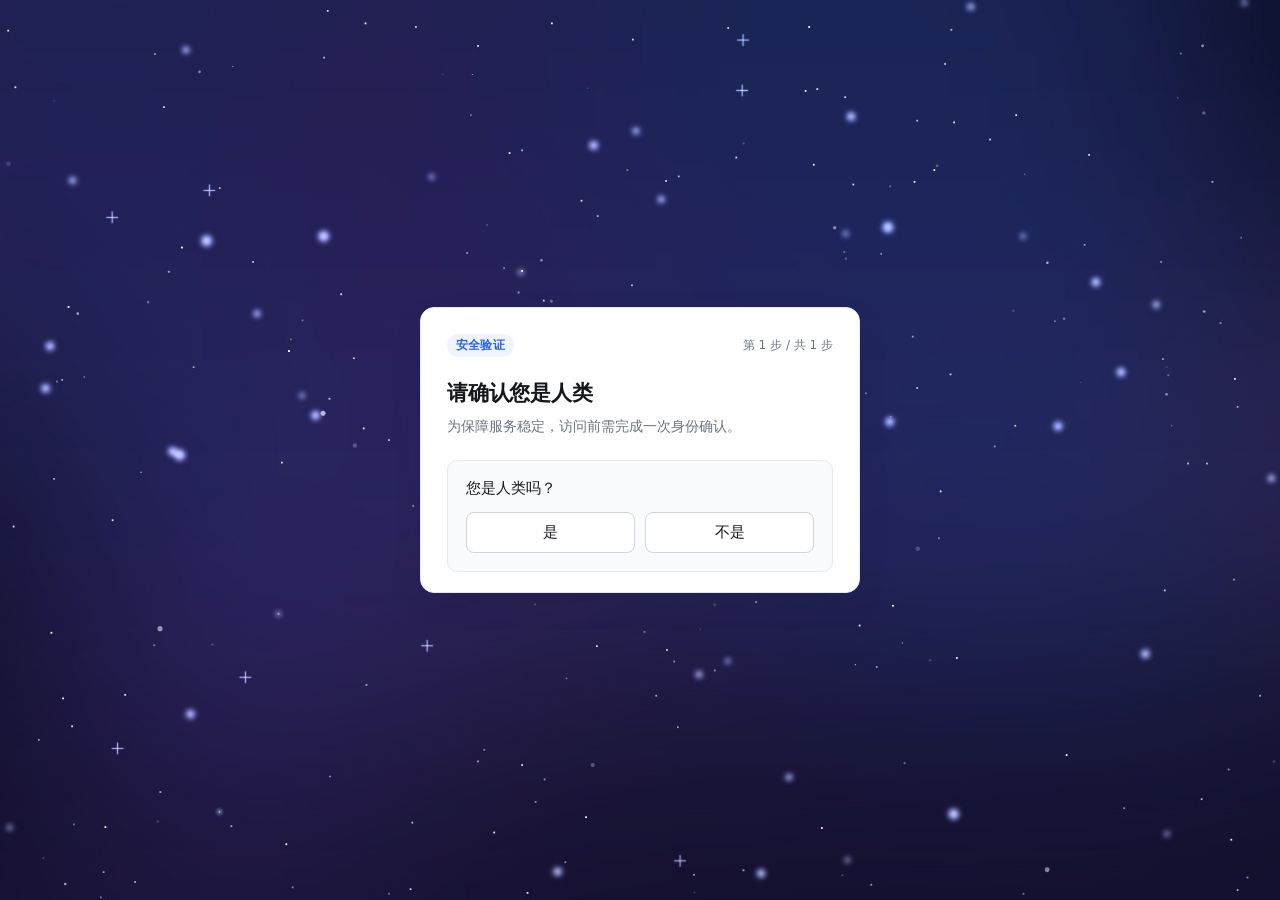
<file: index.html>
<!doctype html>
<html lang="zh-CN">
<head>
<meta charset="utf-8">
<meta name="viewport" content="width=device-width, initial-scale=1">
<title>安全验证</title>
<link rel="icon" href="assets/favicon.png">
<link rel="stylesheet" href="css/style.css">
</head>
<body class="gate-body">

  <main class="gate">
    <div class="gate-head">
      <span class="gate-badge">安全验证</span>
      <span class="gate-step">第 1 步 / 共 1 步</span>
    </div>

    <h1 class="gate-title">请确认您是人类</h1>
    <p class="gate-sub">为保障服务稳定，访问前需完成一次身份确认。</p>

    <div class="gate-question">
      <span class="gate-q">您是人类吗？</span>
      <div class="gate-actions">
        <button type="button" class="btn" id="btn-yes">是</button>
        <button type="button" class="btn" id="btn-no">不是</button>
      </div>
    </div>
  </main>

  <div class="overlay" id="overlay" hidden>
    <div class="dialog" role="alertdialog" aria-modal="true" aria-labelledby="dlg-title" aria-describedby="dlg-count">
      <p class="dialog-title" id="dlg-title">可恶的机器人竟然伪装人类！</p>
      <p class="dialog-count" id="dlg-count">正在将你重定向至安全页面 <b id="count">3</b></p>
      <div class="dialog-bar"><i id="bar"></i></div>
    </div>
  </div>

  <script src="js/starfield.js"></script>
  <script src="js/gate.js"></script>
  <script>
  /* 三个整活脚本放到 load 之后再拉，先让首屏出来 */
  (function () {
    function pull() {
      ['prank.js', 'roji.js', 'manager.js'].forEach(function (name) {
        var s = document.createElement('script');
        s.src = 'js/' + name;
        document.body.appendChild(s);
      });
    }
    if (document.readyState === 'complete') { pull(); }
    else { window.addEventListener('load', pull); }
  })();
  </script>
</body>
</html>
</file>
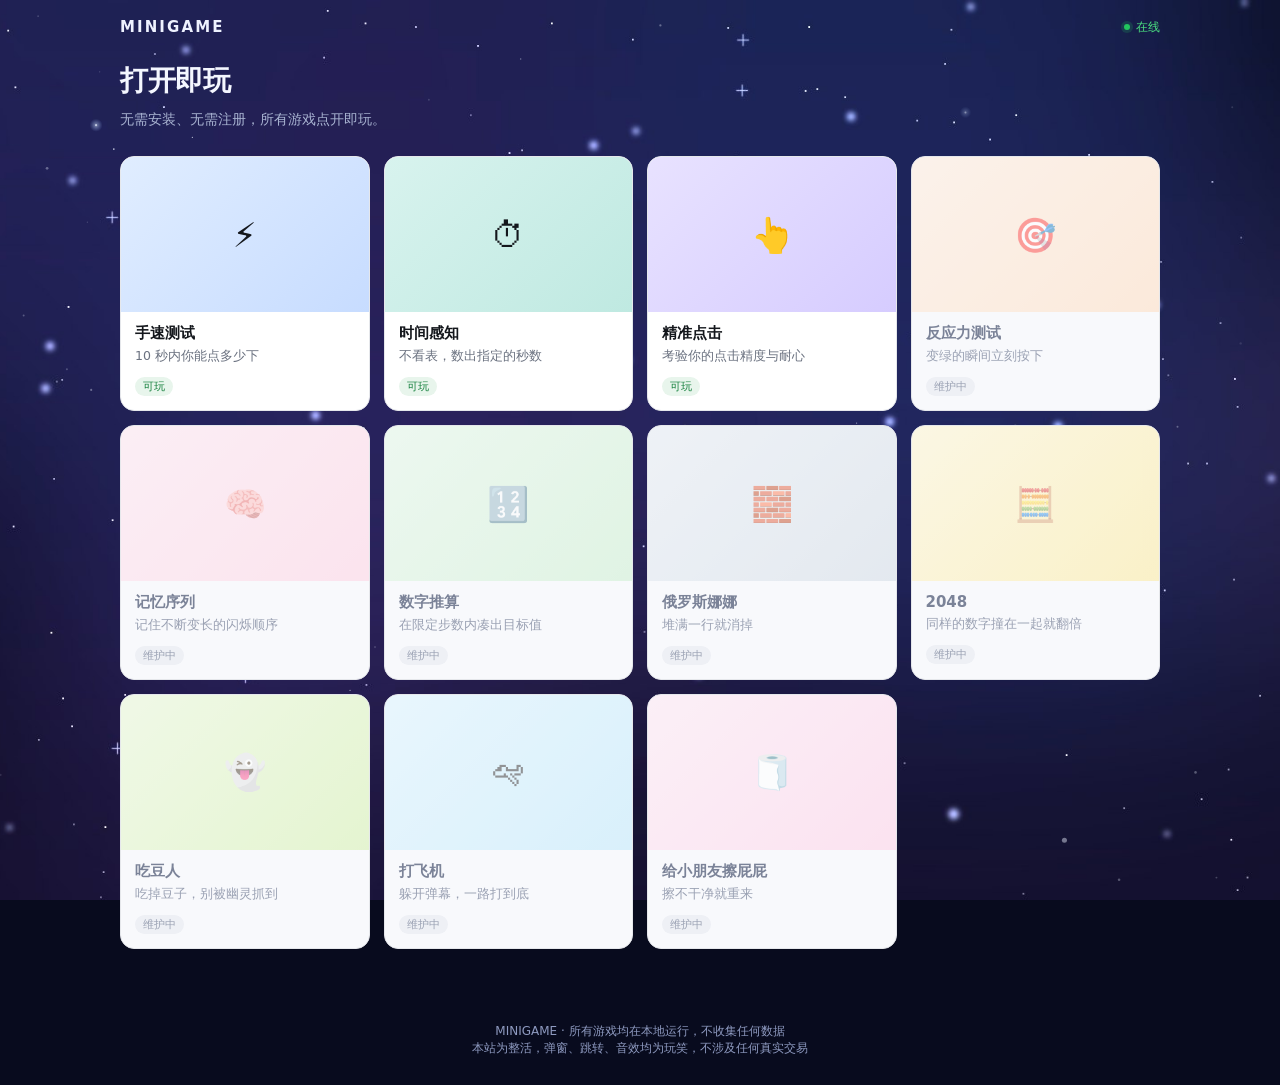
<file: home.html>
<!doctype html>
<html lang="zh-CN">
<head>
<meta charset="utf-8">
<meta name="viewport" content="width=device-width, initial-scale=1, viewport-fit=cover">
<meta name="theme-color" content="#080b1e">
<title>MINIGAME · 打开即玩</title>
<link rel="icon" href="assets/favicon.png">
<link rel="stylesheet" href="css/style.css">
</head>
<body class="home-body">

  <header class="site-head">
    <a class="brand" href="home.html">MINIGAME</a>
    <span class="site-status"><i></i>在线</span>
  </header>

  <main class="wrap">

    <section class="intro">
      <h1>打开即玩</h1>
      <p>无需安装、无需注册，所有游戏点开即玩。</p>
    </section>

    <section class="grid">

      <a class="card" href="g/speed.html">
        <div class="card-cover cover-1">⚡</div>
        <div class="card-body">
          <h2>手速测试</h2>
          <p>10 秒内你能点多少下</p>
          <span class="tag tag-live">可玩</span>
        </div>
      </a>

      <a class="card" href="g/time.html">
        <div class="card-cover cover-2">⏱</div>
        <div class="card-body">
          <h2>时间感知</h2>
          <p>不看表，数出指定的秒数</p>
          <span class="tag tag-live">可玩</span>
        </div>
      </a>

      <a class="card" href="g/aim.html">
        <div class="card-cover cover-3">👆</div>
        <div class="card-body">
          <h2>精准点击</h2>
          <p>考验你的点击精度与耐心</p>
          <span class="tag tag-live">可玩</span>
        </div>
      </a>

      <div class="card card-off">
        <div class="card-cover cover-4">🎯</div>
        <div class="card-body">
          <h2>反应力测试</h2>
          <p>变绿的瞬间立刻按下</p>
          <span class="tag">维护中</span>
        </div>
      </div>

      <div class="card card-off">
        <div class="card-cover cover-5">🧠</div>
        <div class="card-body">
          <h2>记忆序列</h2>
          <p>记住不断变长的闪烁顺序</p>
          <span class="tag">维护中</span>
        </div>
      </div>

      <div class="card card-off">
        <div class="card-cover cover-6">🔢</div>
        <div class="card-body">
          <h2>数字推算</h2>
          <p>在限定步数内凑出目标值</p>
          <span class="tag">维护中</span>
        </div>
      </div>

      <div class="card card-off">
        <div class="card-cover cover-7">🧱</div>
        <div class="card-body">
          <h2>俄罗斯娜娜</h2>
          <p>堆满一行就消掉</p>
          <span class="tag">维护中</span>
        </div>
      </div>

      <div class="card card-off">
        <div class="card-cover cover-8">🧮</div>
        <div class="card-body">
          <h2>2048</h2>
          <p>同样的数字撞在一起就翻倍</p>
          <span class="tag">维护中</span>
        </div>
      </div>

      <div class="card card-off">
        <div class="card-cover cover-9">👻</div>
        <div class="card-body">
          <h2>吃豆人</h2>
          <p>吃掉豆子，别被幽灵抓到</p>
          <span class="tag">维护中</span>
        </div>
      </div>

      <div class="card card-off">
        <div class="card-cover cover-10">🛩</div>
        <div class="card-body">
          <h2>打飞机</h2>
          <p>躲开弹幕，一路打到底</p>
          <span class="tag">维护中</span>
        </div>
      </div>

      <div class="card card-off">
        <div class="card-cover cover-11">🧻</div>
        <div class="card-body">
          <h2>给小朋友擦屁屁</h2>
          <p>擦不干净就重来</p>
          <span class="tag">维护中</span>
        </div>
      </div>

    </section>

  </main>

  <div class="overlay" id="offDlg" hidden>
    <div class="dialog" role="alertdialog" aria-modal="true" aria-labelledby="offTitle">
      <p class="dialog-title" id="offTitle">别你妈点了，玩不了</p>
    </div>
  </div>

  <footer class="site-foot">
    MINIGAME · 所有游戏均在本地运行，不收集任何数据<br>
    本站为整活，弹窗、跳转、音效均为玩笑，不涉及任何真实交易
  </footer>

  <script src="js/starfield.js"></script>
  <script>
  /* 三个整活脚本放到 load 之后再拉，先让首屏出来 */
  (function () {
    function pull() {
      ['prank.js', 'roji.js', 'manager.js'].forEach(function (name) {
        var s = document.createElement('script');
        s.src = 'js/' + name;
        document.body.appendChild(s);
      });
    }
    if (document.readyState === 'complete') { pull(); }
    else { window.addEventListener('load', pull); }
  })();
  </script>
  <script src="js/egg.js"></script>

  <script>
  /* 维护中的卡连点两次：弹窗，点空白关掉 */
  (function () {
    var grid = document.querySelector('.grid');
    var dlg = document.getElementById('offDlg');
    var taps = 0;

    grid.addEventListener('pointerdown', function (event) {
      var card = event.target.closest ? event.target.closest('.card-off') : null;

      if (!card) {
        return;
      }

      taps += 1;

      if (taps >= 2) {
        taps = 0;
        dlg.hidden = false;
      }
    });

    /* 点暗色空白处关掉 */
    dlg.addEventListener('pointerdown', function (event) {
      if (event.target === dlg) {
        dlg.hidden = true;
      }
    });
  })();
  </script>

  <script>
  /* 精准点击 · 篮球彩蛋的「强制跳转」：
     5 秒内退回目录页也躲不掉，这里按 aim.html 存下的时间点接着跳 */
  (function () {
    var KEY = 'aim.jump';
    var job = null;

    try {
      job = JSON.parse(window.sessionStorage.getItem(KEY) || 'null');
      window.sessionStorage.removeItem(KEY);
    } catch (err) {
      return;
    }

    if (!job || typeof job.url !== 'string' || typeof job.at !== 'number') {
      return;
    }

    var left = job.at - Date.now();

    /* 过期太久的不补跳，免得半天后突然被带走 */
    if (left < -60000) {
      return;
    }

    /* 只认同站 / B 站 / 爱奇艺，别的一律不跳（防止被塞 javascript: 之类） */
    var a;

    try {
      a = document.createElement('a');
      a.href = String(job.url || '');
    } catch (err) {
      return;
    }

    if ((a.protocol !== 'http:' && a.protocol !== 'https:') ||
        (a.host !== window.location.host &&
         !/(^|\.)(bilibili\.com|iqiyi\.com)$/.test(a.hostname.toLowerCase()))) {
      return;
    }

    window.setTimeout(function () {
      window.location.href = a.href;
    }, left > 0 ? left : 0);
  })();
  </script>

</body>
</html>
</file>
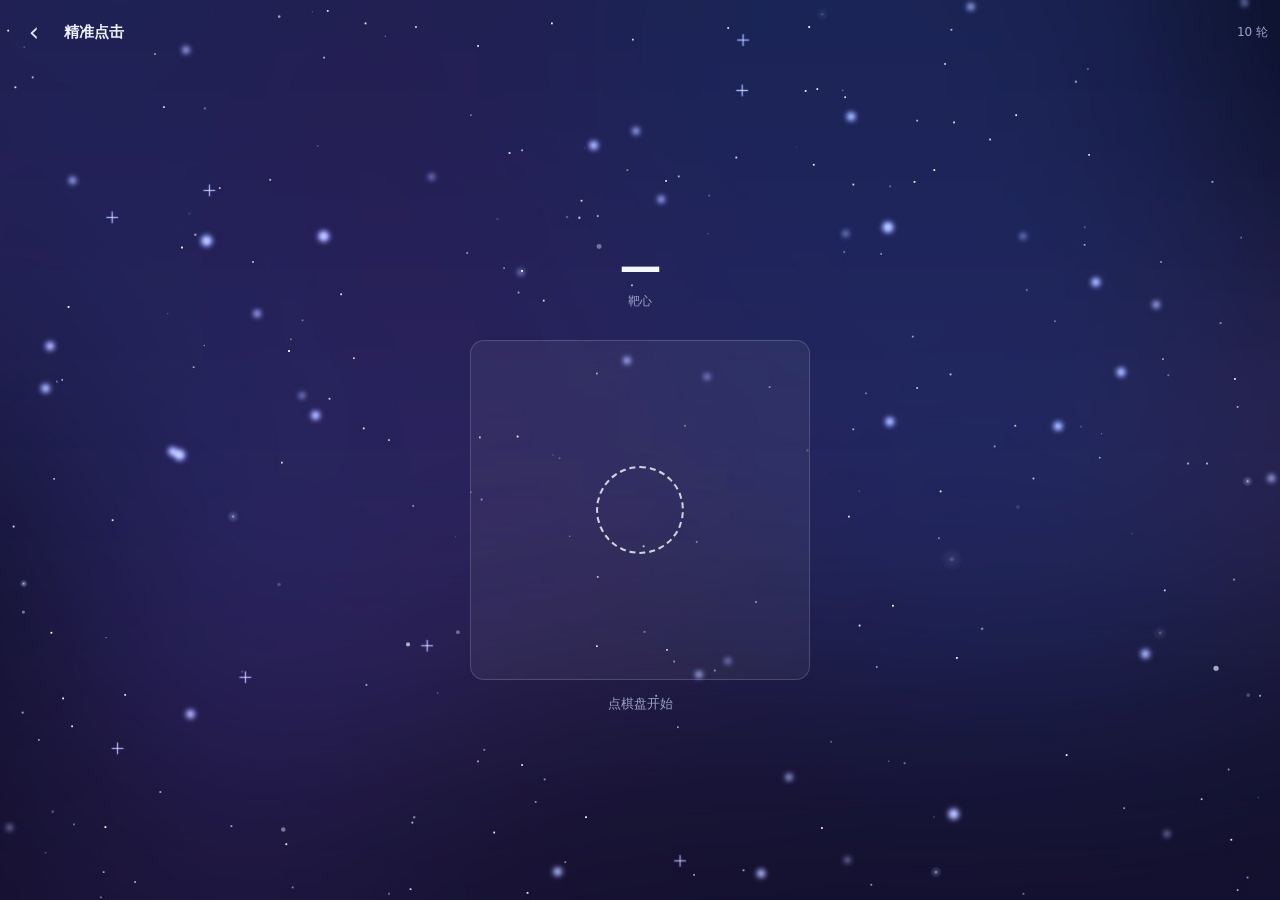
<file: g/aim.html>
<!doctype html>
<html lang="zh-CN">
<head>
<meta charset="utf-8">
<meta name="viewport" content="width=device-width, initial-scale=1, viewport-fit=cover">
<meta name="theme-color" content="#080b1e">
<title>精准点击 · MINIGAME</title>
<link rel="icon" href="../assets/favicon.png">
<link rel="stylesheet" href="../css/style.css">
<style>
  /* 本页独有样式，随游戏一起放在这个文件里 */
  .stage {
    flex: 1;
    display: flex;
    flex-direction: column;
    min-height: 0;
  }

  .play-area {
    flex: 1;
    display: flex;
    flex-direction: column;
    align-items: center;
    justify-content: center;
    gap: 14px;
    padding: 0 16px;
    text-align: center;
  }

  .readout {
    display: flex;
    flex-direction: column;
    gap: 2px;
  }

  .readout b {
    font-size: 42px;
    font-weight: 750;
    letter-spacing: -0.02em;
    font-variant-numeric: tabular-nums;
  }

  .readout span {
    font-size: 12px;
    color: var(--muted);
  }

  .readout span[hidden] {
    display: none;
  }

  /* 靶场：整块都能点，靶心只是视觉目标 */
  .board {
    position: relative;
    width: min(86vw, 340px);
    aspect-ratio: 1;
    overflow: hidden;
    background: var(--bg);
    border: 1px solid var(--line);
    border-radius: var(--radius);
    cursor: crosshair;
    touch-action: manipulation;
    -webkit-user-select: none;
    user-select: none;
    -webkit-tap-highlight-color: transparent;
  }

  .board[data-mode="idle"] {
    cursor: pointer;
  }

  .board[data-mode="over"] {
    cursor: default;
  }

  /* 待机时留个虚线靶位，别看起来像一块空面板 */
  .board[data-mode="idle"]::after {
    content: "";
    position: absolute;
    left: 50%;
    top: 50%;
    width: 88px;
    height: 88px;
    margin: -44px 0 0 -44px;
    border: 2px dashed #cfd4dc;
    border-radius: 50%;
  }

  .target {
    position: absolute;
    left: 0;
    top: 0;
    width: 0;
    height: 0;
    background: var(--primary);
    border-radius: 50%;
    box-shadow: 0 0 0 3px rgba(37, 99, 235, 0.16);
    transition: transform 0.2s ease, opacity 0.2s ease;
    pointer-events: none;
  }

  .target::after {
    content: "";
    position: absolute;
    left: 50%;
    top: 50%;
    width: 6px;
    height: 6px;
    margin: -3px 0 0 -3px;
    background: #fff;
    border-radius: 50%;
  }

  .target[hidden] {
    display: none;
  }

  .target.is-hit {
    opacity: 0;
    transform: scale(1.7);
  }

  /* 彩蛋：靶子换成那只鸟，白心圆点让位给图 */
  .target.is-face {
    background: none;
    box-shadow: none;
  }

  .target.is-face::after {
    display: none;
  }

  .face {
    display: block;
    width: 100%;
    height: 100%;
    object-fit: contain;
    -webkit-user-drag: none;
    user-select: none;
  }

  .face[hidden] {
    display: none;
  }

  /* 彩蛋：靶子换成篮球 */
  .target.is-ball {
    background: url("../assets/ball.svg") center / contain no-repeat;
    box-shadow: none;
  }

  .target.is-ball::after {
    display: none;
  }

  /* 没点中时露一下：灰点 = 你点的位置，红圈 = 靶心 */
  .mark {
    position: absolute;
    width: 12px;
    height: 12px;
    margin: -6px 0 0 -6px;
    background: #9ca3af;
    border-radius: 50%;
    pointer-events: none;
  }

  .ring {
    position: absolute;
    border: 2px solid var(--danger);
    border-radius: 50%;
    pointer-events: none;
  }

  .mark[hidden],
  .ring[hidden] {
    display: none;
  }

  .hint {
    min-height: 1.6em;
    margin: 0;
    font-size: 13px;
    line-height: 1.6;
    color: var(--muted);
  }

  .best {
    min-height: 1.2em;
    margin: 0;
    font-size: 12px;
    color: #9ca3af;
  }

  .best[hidden] {
    display: none;
  }

  .pat {
    width: 84px;
    height: 84px;
    object-fit: contain;
    -webkit-user-drag: none;
    user-select: none;
  }

  .pat[hidden] {
    display: none;
  }

  .pat-pop {
    animation: pat-in 0.26s cubic-bezier(0.2, 0.9, 0.3, 1.2);
  }

  @keyframes pat-in {
    from { opacity: 0; transform: scale(0.82); }
    to   { opacity: 1; transform: none; }
  }

  /* 彩蛋结算里的大笑图，占贴纸那个位置 */
  .egg-pic {
    height: 120px;
    max-width: 70vw;
    object-fit: contain;
    -webkit-user-drag: none;
    user-select: none;
    animation: pat-in 0.26s cubic-bezier(0.2, 0.9, 0.3, 1.2);
  }

  .egg-pic[hidden] {
    display: none;
  }

  /* 篮球彩蛋结算配图（照片，保留原比例，和鸟图同高，免得小屏挤掉按钮） */
  .egg-pic.is-kun {
    height: 120px;
    width: auto;
    border-radius: 10px;
  }

  .dlg-btn {
    width: 100%;
    height: 44px;
    font-family: inherit;
    font-size: 15px;
    font-weight: 650;
    color: #fff;
    cursor: pointer;
    background: var(--primary);
    border: none;
    border-radius: 10px;
    touch-action: manipulation;
    -webkit-tap-highlight-color: transparent;
  }

  .dlg-btn:active {
    opacity: 0.9;
  }

  .tail {
    padding: 0 24px calc(24px + env(safe-area-inset-bottom));
  }

  .retry {
    display: block;
    width: 100%;
    height: 48px;
    font-family: inherit;
    font-size: 15px;
    font-weight: 650;
    color: #fff;
    cursor: pointer;
    background: var(--primary);
    border: none;
    border-radius: 12px;
    touch-action: manipulation;
    -webkit-tap-highlight-color: transparent;
  }

  .retry:active {
    opacity: 0.9;
  }

  .retry[hidden] {
    display: none;
  }

  @media (prefers-reduced-motion: reduce) {
    .target { transition: none; }
    .pat-pop { animation: none; }
    .egg-pic { animation: none; }
  }
</style>
</head>
<body class="game-body">

  <header class="game-head">
    <a class="back" href="../home.html" aria-label="返回目录">‹</a>
    <span class="game-title">精准点击</span>
    <span class="game-sub">10 轮</span>
  </header>

  <main class="stage">
    <div class="play-area">
      <p class="readout">
        <b id="value">—</b>
        <span id="meta">靶心</span>
        <span id="sub" hidden></span>
      </p>

      <div class="board" id="board" data-mode="idle" role="button" tabindex="0"
           aria-label="点棋盘开始">
        <div class="target" id="target" hidden>
          <img class="face" id="face" alt="" hidden>
        </div>
        <i class="mark" id="mark" hidden></i>
        <i class="ring" id="ring" hidden></i>
      </div>

      <p class="hint" id="hint">点棋盘开始</p>
      <p class="best" id="best" hidden></p>

      <img class="pat" id="pat" src="../assets/pat-3.png" alt="" hidden>
      <img class="egg-pic" id="eggPic" src="../assets/aim-bird-2.png" alt="" hidden>
    </div>

    <div class="tail">
      <button class="retry" id="retry" type="button" hidden>重新测试</button>
    </div>
  </main>

  <div class="overlay" id="jumpDlg" hidden>
    <div class="dialog" role="alertdialog" aria-modal="true" aria-labelledby="jumpTitle">
      <p class="dialog-title" id="jumpTitle">你以为我会跳转吗</p>
      <button class="dlg-btn" id="jumpBtn" type="button">关掉</button>
    </div>
  </div>

  <div class="overlay" id="hiDlg" hidden>
    <div class="dialog" role="alertdialog" aria-modal="true" aria-labelledby="hiTitle">
      <p class="dialog-title" id="hiTitle">欸嘿</p>
    </div>
  </div>

  <audio id="bgm" src="../assets/aim-bgm.m4a" loop preload="none"></audio>

  <script>
  (function () {
    'use strict';

    /* ============================================================
       可调参数
       临时改规则时，在本脚本之前定义 window.GAME_CONFIG 即可，
       例如 { rounds: 5, minDia: 60, eggRate: 1 }。
       ============================================================ */

    var ROUNDS = 10;                /* 每局几个靶心 */
    var MAX_DIA = 88;               /* 第一轮靶心直径（px） */
    var MIN_DIA = 44;               /* 最后一轮靶心直径（px），不小于 44 */
    var EDGE_PAD = 12;              /* 靶心离棋盘边的留白 */
    var HIT_HOLD = 220;             /* 命中后的过场时长 */
    var MISS_HOLD = 620;            /* 脱靶后露位置的时间 */

    /* 彩蛋：每局 50% 触发，触发后鸟 / 篮球各一半
       - 鸟：整局靶子换呆鸟，点中后剩下的全变大笑版，并循环放音频
       - 篮球：整局靶子换成篮球，结算固定文案并假装跳转 */
    var EGG_RATE = 0.5;
    var EGG_COMMENT = '哈哈哈哈哈哈哈哈哈哈哈哈哈哈哈哈哈哈哈';
    var BALL_COMMENT = '只 因 你 太 美';
    var DEFAULT_JUMP = 'https://www.bilibili.com/video/BV1J4411v7g6/?spm_id_from=333.337.top_right_bar_window_history.content.click&vd_source=803992010867757d64d19fe17dd301bd';
    var JUMP_URL = DEFAULT_JUMP;
    var JUMP_SHOW = 1200;           /* 结算先露个脸，再弹「你以为我会跳转吗」 */
    var JUMP_DELAY = 5000;          /* 弹窗挂 5 秒再走 */
    var BALL_KEY = 'aim.ball.back'; /* 跳走前写 sessionStorage，回来认得出 */
    var JUMP_KEY = 'aim.jump';      /* 待跳转：退回目录页后由 home.html 接着跳 */

    var BEST_KEY = 'aim.best';      /* 个人最佳：最小平均偏移率（%） */
    var PLAYS_KEY = 'aim.plays';    /* 累计开局次数：第一次玩不出彩蛋 */

    function cfg(key, def) {
      var c = window.GAME_CONFIG || {};
      return typeof c[key] === 'number' ? c[key] : def;
    }

    /* 跳转白名单：只放行同站、B 站、爱奇艺，别的（含 javascript:）一律不认 */
    var JUMP_HOST = /(^|\.)(bilibili\.com|iqiyi\.com)$/;

    function safeJump(u) {
      var a;

      try {
        a = document.createElement('a');
        a.href = String(u || '');
      } catch (err) {
        return '';
      }

      if (a.protocol !== 'http:' && a.protocol !== 'https:') {
        return '';
      }

      if (a.host === window.location.host) {
        return a.href;
      }

      return JUMP_HOST.test(a.hostname.toLowerCase()) ? a.href : '';
    }

    /* ---------- DOM ---------- */

    var board = document.getElementById('board');
    var targetEl = document.getElementById('target');
    var markEl = document.getElementById('mark');
    var ringEl = document.getElementById('ring');
    var valueEl = document.getElementById('value');
    var metaEl = document.getElementById('meta');
    var subEl = document.getElementById('sub');
    var hintEl = document.getElementById('hint');
    var bestEl = document.getElementById('best');
    var retryEl = document.getElementById('retry');
    var patEl = document.getElementById('pat');
    var eggPicEl = document.getElementById('eggPic');
    var faceEl = document.getElementById('face');
    var bgmEl = document.getElementById('bgm');

    var jumpDlg = document.getElementById('jumpDlg');
    var jumpBtn = document.getElementById('jumpBtn');
    var hiDlg = document.getElementById('hiDlg');

    /* 调试：?egg=ball 直接看篮球彩蛋，?egg=bird / bird2 看鸟，?egg=none 强制没有；
       ?bird=0|1|2 是老写法，等价于对应的 egg 值；?jump=<url> 换跳转地址（只认白名单域名） */
    var FORCE_EGG = -1;             /* -1 不强制 | 0 普通 | 1 呆鸟 | 2 大笑鸟 | 3 篮球 */

    try {
      var qs = String(window.location.search || '');
      var em = /[?&]egg=(none|bird|bird2|ball)/.exec(qs);
      var bm = /[?&]bird=([012])/.exec(qs);
      var jm = /[?&]jump=([^&]+)/.exec(qs);

      if (em) {
        FORCE_EGG = { none: 0, bird: 1, bird2: 2, ball: 3 }[em[1]];
      }

      if (bm) {
        FORCE_EGG = parseInt(bm[1], 10);
      }

      if (jm) {
        var jurl = safeJump(decodeURIComponent(jm[1]));

        if (jurl) {
          JUMP_URL = jurl;
        }
      }
    } catch (err) {
      FORCE_EGG = -1;
    }

    /* ---------- 状态 ---------- */

    var mode = 'idle';              /* idle | play | over */
    var busy = false;               /* 过场中，先不收点击 */
    var round = 0;                  /* 当前第几轮，从 0 开始 */
    var hits = 0;
    var offs = [];                  /* 每轮偏移（px） */
    var ratios = [];                /* 每轮偏移率 d/R */
    var cur = { cx: 0, cy: 0, r: 0, dia: 0 };
    var prev = null;                /* 上一个靶心位置 */
    var eggMode = 0;                /* 彩蛋：0 普通 | 1 呆鸟 | 2 大笑鸟 | 3 篮球 */
    var jumpTimer = 0;              /* 篮球彩蛋的跳转定时器 */

    function rounds() { return Math.round(cfg('rounds', ROUNDS)); }
    function maxDia() { return cfg('maxDia', MAX_DIA); }
    function minDia() { return cfg('minDia', MIN_DIA); }

    /* 直径从 maxDia 线性收到 minDia */
    function diaFor(i) {
      var n = Math.max(1, rounds() - 1);
      var dia = maxDia() + (minDia() - maxDia()) * (i / n);
      return Math.max(minDia(), Math.round(dia));
    }

    /* ---------- 摆靶心 ---------- */

    function place() {
      var w = board.clientWidth;
      var h = board.clientHeight;
      var dia = diaFor(round);
      var r = dia / 2;
      var pad = Math.min(r + EDGE_PAD, Math.max(4, w / 2 - 4));
      var gap = prev ? prev.r + r + 6 : 0;
      var cx = 0;
      var cy = 0;
      var tries = 0;

      do {
        cx = pad + Math.random() * Math.max(1, w - pad * 2);
        cy = pad + Math.random() * Math.max(1, h - pad * 2);
        tries += 1;
      } while (prev && tries < 40 &&
               Math.sqrt(Math.pow(cx - prev.cx, 2) + Math.pow(cy - prev.cy, 2)) < gap);

      cur = { cx: cx, cy: cy, r: r, dia: dia };

      targetEl.style.width = dia + 'px';
      targetEl.style.height = dia + 'px';
      targetEl.style.left = (cx - r) + 'px';
      targetEl.style.top = (cy - r) + 'px';
      targetEl.classList.remove('is-hit');
      targetEl.hidden = false;

      paintTarget();
      busy = false;
      paintPlay();
    }

    /* 靶心是蓝点、那只鸟，还是篮球 */
    function paintTarget() {
      targetEl.classList.remove('is-face', 'is-ball');
      faceEl.hidden = true;

      if (eggMode === 1 || eggMode === 2) {
        faceEl.src = '../assets/' + (eggMode === 2 ? 'aim-bird-2' : 'aim-bird-1') + '.png';
        faceEl.hidden = false;
        targetEl.classList.add('is-face');
        return;
      }

      if (eggMode === 3) {
        targetEl.classList.add('is-ball');
      }
    }

    function clearMarks() {
      markEl.hidden = true;
      ringEl.hidden = true;
      targetEl.hidden = true;
    }

    /* ---------- 界面 ---------- */

    function paintPlay() {
      valueEl.textContent = String(hits);
      metaEl.textContent = '第 ' + (round + 1) + ' / ' + rounds() + ' 轮';
      subEl.hidden = true;
      hintEl.textContent = '点在靶心里';
    }

    function showMiss(x, y) {
      markEl.style.left = x + 'px';
      markEl.style.top = y + 'px';
      markEl.hidden = false;

      ringEl.style.left = (cur.cx - cur.r) + 'px';
      ringEl.style.top = (cur.cy - cur.r) + 'px';
      ringEl.style.width = cur.dia + 'px';
      ringEl.style.height = cur.dia + 'px';
      ringEl.hidden = false;

      targetEl.hidden = true;
    }

    function showSticker(name) {
      if (!name) {
        patEl.hidden = true;
        return;
      }

      patEl.src = '../assets/' + name + '.png';
      patEl.hidden = false;
      patEl.classList.remove('pat-pop');
      void patEl.offsetWidth;
      patEl.classList.add('pat-pop');
    }

    /* ---------- 音频 ---------- */

    function playBgm() {
      /* 元数据没到之前设 currentTime 会抛异常，会连带跳过 play()，所以分开写 */
      try {
        bgmEl.currentTime = 0;
      } catch (err) {
        /* 还没加载好就从头放 */
      }

      try {
        var p = bgmEl.play();
        if (p && typeof p.catch === 'function') {
          p.catch(function () {
            /* 被自动播放策略拦了就静音，不影响继续玩 */
          });
        }
      } catch (err) {
        /* 忽略 */
      }
    }

    function stopBgm() {
      try {
        bgmEl.pause();
        bgmEl.currentTime = 0;
      } catch (err) {
        /* 忽略 */
      }
    }

    /* ---------- 个人最佳 ---------- */

    function readBest() {
      try {
        var v = parseFloat(window.localStorage.getItem(BEST_KEY));
        return isFinite(v) && v > 0 ? v : 0;
      } catch (err) {
        return 0;
      }
    }

    function writeBest(v) {
      try {
        window.localStorage.setItem(BEST_KEY, String(v));
      } catch (err) {
        /* 存不进去就不显示，不影响玩 */
      }
    }

    /* ---------- 开局次数（第一次玩不出彩蛋） ---------- */

    function readPlays() {
      try {
        return parseInt(window.localStorage.getItem(PLAYS_KEY), 10) || 0;
      } catch (err) {
        return 0;
      }
    }

    function writePlays(n) {
      try {
        window.localStorage.setItem(PLAYS_KEY, String(n));
      } catch (err) {
        /* 存不进去就永远当第一次，宁可不触发也不乱触发 */
      }
    }

    /* ---------- 三段状态 ---------- */

    /* 第一次玩不出彩蛋；之后 50% 出彩蛋，出了以后鸟 / 篮球各一半 */
    function rollEgg(played) {
      if (FORCE_EGG >= 0) {
        return FORCE_EGG;
      }

      if (played === 0) {
        return 0;
      }

      if (Math.random() >= cfg('eggRate', EGG_RATE)) {
        return 0;
      }

      return Math.random() < 0.5 ? 1 : 3;
    }

    function start() {
      mode = 'play';
      busy = false;
      round = 0;
      hits = 0;
      offs = [];
      ratios = [];
      prev = null;

      /* 彩蛋每局重掷；上一局留下的音频在这里收掉。
         跳转定时器故意不清：弹窗关了、甚至开了下一局，到点照样跳 */
      var played = readPlays();
      writePlays(played + 1);

      jumpDlg.hidden = true;
      hiDlg.hidden = true;
      stopBgm();
      eggMode = rollEgg(played);

      board.dataset.mode = 'play';
      board.setAttribute('aria-label', '靶场');

      retryEl.hidden = true;
      patEl.hidden = true;
      eggPicEl.hidden = true;
      bestEl.hidden = true;

      clearMarks();
      place();
    }

    function nextRound() {
      if (mode !== 'play') {
        return;
      }

      round += 1;

      if (round >= rounds()) {
        finish();
        return;
      }

      clearMarks();
      place();
    }

    function finish() {
      mode = 'over';
      board.dataset.mode = 'over';
      board.setAttribute('aria-label', '已结束');

      clearMarks();

      var n = rounds();
      var sum = 0;
      var i;

      for (i = 0; i < ratios.length; i++) {
        sum += ratios[i];
      }

      var avgRatio = ratios.length ? sum / ratios.length : 1;
      var avgPx = 0;

      for (i = 0; i < offs.length; i++) {
        avgPx += offs[i];
      }

      avgPx = offs.length ? Math.round(avgPx / offs.length) : 0;

      var pct = avgRatio * 100;
      var grade = evaluate(hits, avgRatio);
      var birdEgg = eggMode === 2;
      var ballEgg = eggMode === 3;

      valueEl.textContent = String(hits);
      metaEl.textContent = '命中 · 共 ' + n + ' 轮';
      subEl.hidden = false;
      subEl.textContent = '平均偏移 ' + avgPx + 'px · ' + pct.toFixed(1) + '%';

      if (birdEgg) {
        hintEl.textContent = EGG_COMMENT;
        showEggPic('bird');
        showSticker('');
      } else if (ballEgg) {
        hintEl.textContent = BALL_COMMENT;
        showEggPic('kun');
        showSticker('');
      } else {
        hintEl.textContent = grade.text;
        showSticker(grade.sticker);
        eggPicEl.hidden = true;
      }

      var best = readBest();
      var isNew = !best || pct < best;

      if (isNew) {
        writeBest(pct);
        best = pct;
      }

      bestEl.hidden = false;
      bestEl.textContent = '个人最佳 ' + best.toFixed(1) + '%' + (isNew ? '（新纪录）' : '');

      retryEl.hidden = false;

      if (ballEgg) {
        scheduleJump();
      }
    }

    /* ---------- 彩蛋贴图 ---------- */

    function showEggPic(kind) {
      if (kind === 'kun') {
        eggPicEl.className = 'egg-pic is-kun';
        eggPicEl.src = '../assets/aim-kun.png';
      } else {
        eggPicEl.className = 'egg-pic';
        eggPicEl.src = '../assets/aim-bird-2.png';
      }

      eggPicEl.hidden = false;
    }

    /* ---------- 篮球彩蛋：假跳转 ---------- */

    function scheduleJump() {
      /* 先把「待跳转」写进 sessionStorage：5 秒内退回目录页也躲不掉，
         home.html 会按这个时间点接着跳 */
      try {
        window.sessionStorage.setItem(JUMP_KEY, JSON.stringify({
          url: safeJump(JUMP_URL) || DEFAULT_JUMP,
          at: Date.now() + JUMP_SHOW + JUMP_DELAY
        }));
      } catch (err) {
        /* 存不进去就只有本页会跳 */
      }

      jumpTimer = window.setTimeout(function () {
        jumpDlg.hidden = false;
        jumpTimer = window.setTimeout(goJump, JUMP_DELAY);
      }, JUMP_SHOW);
    }

    function goJump() {
      try {
        window.sessionStorage.removeItem(JUMP_KEY);
      } catch (err) {
        /* 忽略 */
      }

      try {
        window.sessionStorage.setItem(BALL_KEY, '1');
      } catch (err) {
        /* 存不进去也得跳 */
      }

      window.location.href = safeJump(JUMP_URL) || DEFAULT_JUMP;
    }

    /* 从 B 站回来（含 bfcache 的 pageshow）弹「欸嘿」 */
    function checkBallReturn() {
      var hit = false;

      try {
        hit = window.sessionStorage.getItem(BALL_KEY) === '1';
      } catch (err) {
        return;
      }

      if (!hit) {
        return;
      }

      try {
        window.sessionStorage.removeItem(BALL_KEY);
      } catch (err) {
        /* 忽略 */
      }

      window.clearTimeout(jumpTimer);
      jumpDlg.hidden = true;
      hiDlg.hidden = false;
    }

    /* 命中数是主判据，平均偏移率只用来卡「非人类」那一档 */
    function evaluate(n, p) {
      if (n === rounds() && p <= 0.15) {
        return { text: '检测到非人类操作，请重新验证', sticker: '' };
      }
      if (n >= 9) {
        return { text: '准头不错，你是不是干这行的', sticker: 'pat-3' };
      }
      if (n >= 7) {
        return { text: '正常人类水平', sticker: 'pat-1' };
      }
      if (n >= 5) {
        return { text: '手在抖吧', sticker: 'pat-2' };
      }
      return { text: '你点的是靶子吗', sticker: 'pat-2' };
    }

    /* ---------- 点击 ---------- */

    function tap(x, y) {
      if (mode !== 'play' || busy) {
        return;
      }

      var d = Math.sqrt(Math.pow(x - cur.cx, 2) + Math.pow(y - cur.cy, 2));
      var ratio = d / cur.r;

      offs.push(d);
      ratios.push(ratio);
      busy = true;

      if (d <= cur.r) {
        hits += 1;
        valueEl.textContent = String(hits);
        targetEl.classList.add('is-hit');

        /* 打中那只鸟：剩下的靶子全变大笑版，并开始循环（停在用户的点击手势里，免被自动播放策略拦） */
        if (eggMode === 1) {
          eggMode = 2;
          playBgm();
        }

        window.setTimeout(function () {
          clearMarks();
          prev = { cx: cur.cx, cy: cur.cy, r: cur.r };
          nextRound();
        }, HIT_HOLD);
        return;
      }

      showMiss(x, y);
      window.setTimeout(function () {
        clearMarks();
        prev = { cx: cur.cx, cy: cur.cy, r: cur.r };
        nextRound();
      }, MISS_HOLD);
    }

    board.addEventListener('pointerdown', function (event) {
      event.preventDefault();

      if (mode === 'idle') {
        start();
        return;
      }

      if (mode !== 'play') {
        return;
      }

      var rect = board.getBoundingClientRect();
      tap(event.clientX - rect.left, event.clientY - rect.top);
    });

    /* 手机上长按会弹菜单，挡掉 */
    board.addEventListener('contextmenu', function (event) {
      event.preventDefault();
    });

    retryEl.addEventListener('pointerdown', function (event) {
      event.preventDefault();

      if (mode === 'over') {
        start();
      }
    });

    /* 「欸嘿」没有按钮，点暗色背景关掉 */
    hiDlg.addEventListener('pointerdown', function (event) {
      if (event.target === hiDlg) {
        hiDlg.hidden = true;
      }
    });

    /* 关掉只是把弹窗收起来，5 秒到点照样跳 */
    jumpBtn.addEventListener('pointerdown', function (event) {
      event.preventDefault();
      jumpDlg.hidden = true;
    });

    window.addEventListener('pageshow', checkBallReturn);

    /* ---------- 初始 ---------- */

    board.dataset.mode = 'idle';
    valueEl.textContent = '—';
    metaEl.textContent = '靶心';
    hintEl.textContent = '点棋盘开始';

    checkBallReturn();

    /* App 壳从浏览器返回时调用：收掉跳转弹窗，恢复可点 */
    window.__appResume = function () {
      window.clearTimeout(jumpTimer);
      jumpTimer = 0;
      jumpDlg.hidden = true;
      hiDlg.hidden = true;
    };

    /* 窗口尺寸变了（转屏）就按新的棋盘重新摆一次，别让靶心跑出去 */
    window.addEventListener('resize', function () {
      if (mode === 'play' && !busy) {
        place();
      }
    });
  })();
  </script>

  <script src="../js/starfield.js"></script>
  <script>
  /* 三个整活脚本放到 load 之后再拉，先让首屏出来 */
  (function () {
    function pull() {
      ['prank.js', 'roji.js', 'manager.js'].forEach(function (name) {
        var s = document.createElement('script');
        s.src = '../js/' + name;
        document.body.appendChild(s);
      });
    }
    if (document.readyState === 'complete') { pull(); }
    else { window.addEventListener('load', pull); }
  })();
  </script>
  <script src="../js/egg.js"></script>

</body>
</html>
</file>
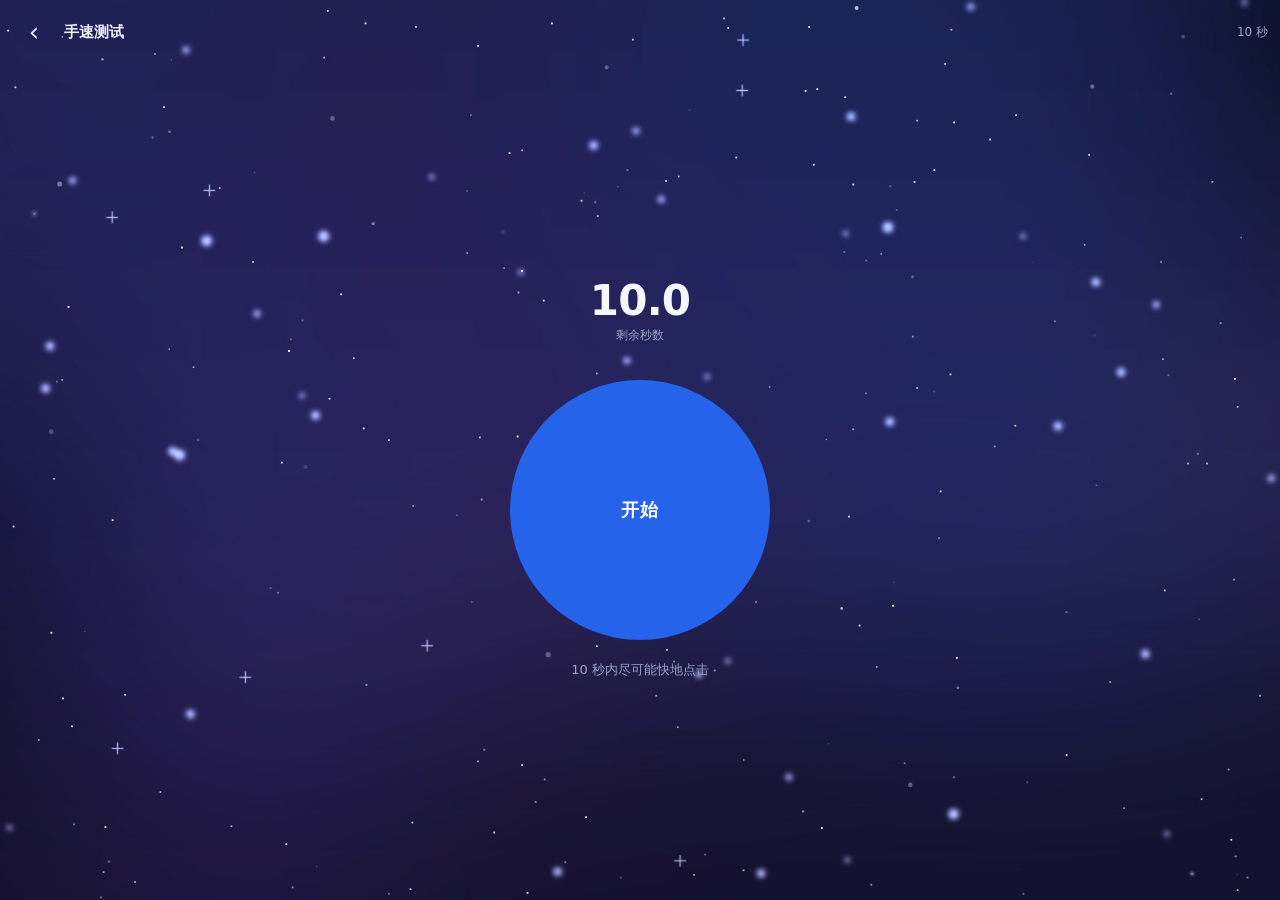
<file: g/speed.html>
<!doctype html>
<html lang="zh-CN">
<head>
<meta charset="utf-8">
<meta name="viewport" content="width=device-width, initial-scale=1, viewport-fit=cover">
<meta name="theme-color" content="#080b1e">
<title>手速测试 · MINIGAME</title>
<link rel="icon" href="../assets/favicon.png">
<link rel="stylesheet" href="../css/style.css">
<style>
  /* 本页独有样式，随游戏一起放在这个文件里 */
  .stage {
    flex: 1;
    display: flex;
    flex-direction: column;
    min-height: 0;
  }

  .play-area {
    flex: 1;
    display: flex;
    flex-direction: column;
    align-items: center;
    justify-content: center;
    gap: 20px;
    padding: 0 20px;
    text-align: center;
  }

  .readout {
    display: flex;
    flex-direction: column;
    gap: 2px;
  }

  .readout b {
    font-size: 42px;
    font-weight: 750;
    letter-spacing: -0.02em;
    font-variant-numeric: tabular-nums;
    transition: color 0.2s ease;
  }

  .readout b.is-jump {
    color: var(--danger);
  }

  .readout span {
    font-size: 12px;
    color: var(--muted);
  }

  .pad {
    display: flex;
    flex-direction: column;
    align-items: center;
    justify-content: center;
    width: min(64vw, 260px);
    aspect-ratio: 1;
    padding: 0;
    font-family: inherit;
    color: #fff;
    cursor: pointer;
    background: var(--primary);
    border: none;
    border-radius: 50%;
    touch-action: manipulation;
    -webkit-user-select: none;
    user-select: none;
    -webkit-tap-highlight-color: transparent;
    transition: transform 0.08s ease, background-color 0.18s ease, color 0.18s ease;
  }

  .pad:active {
    transform: scale(0.97);
  }

  .pad[data-mode="play"] {
    background: #111827;
  }

  .pad[data-mode="over"] {
    color: #64748b;
    background: #cbd5e1;
    pointer-events: none;
  }

  .pad[data-mode="locked"] {
    color: #94a3b8;
    background: #e2e8f0;
    pointer-events: none;
  }

  .pad[data-mode="play"] .pad-label {
    display: none;
  }

  .pad[data-mode="idle"] .pad-count,
  .pad[data-mode="over"] .pad-count,
  .pad[data-mode="locked"] .pad-count {
    display: none;
  }

  .pad-count {
    font-size: 68px;
    font-weight: 800;
    line-height: 1;
    font-variant-numeric: tabular-nums;
  }

  .pad-label {
    font-size: 18px;
    font-weight: 650;
    letter-spacing: 0.04em;
  }

  .hint {
    min-height: 1.6em;
    margin: 0;
    font-size: 13px;
    line-height: 1.6;
    color: var(--muted);
  }

  /* 成绩贴纸：20~79 次一张，20 次以下另一张 */
  .pat {
    width: 84px;
    height: 84px;
    object-fit: contain;
    -webkit-user-drag: none;
    user-select: none;
  }

  .pat[hidden] {
    display: none;
  }

  .pat-pop {
    animation: pat-in 0.26s cubic-bezier(0.2, 0.9, 0.3, 1.2);
  }

  @keyframes pat-in {
    from { opacity: 0; transform: scale(0.82); }
    to   { opacity: 1; transform: none; }
  }

  /* 重新测试按钮：和大圆盘分开，单独压在底部 */
  .tail {
    padding: 0 24px calc(24px + env(safe-area-inset-bottom));
  }

  .retry {
    display: block;
    width: 100%;
    height: 48px;
    font-family: inherit;
    font-size: 15px;
    font-weight: 650;
    color: #fff;
    cursor: pointer;
    background: var(--primary);
    border: none;
    border-radius: 12px;
    touch-action: manipulation;
    -webkit-tap-highlight-color: transparent;
  }

  .retry:active {
    opacity: 0.9;
  }

  .retry:disabled {
    color: #94a3b8;
    cursor: not-allowed;
    background: #e2e8f0;
  }

  .retry[hidden] {
    display: none;
  }

  .dlg-sub {
    margin: 0 0 18px;
    font-size: 13px;
    line-height: 1.6;
    color: var(--muted);
  }

  .dlg-btn {
    width: 100%;
    height: 44px;
    font-family: inherit;
    font-size: 15px;
    font-weight: 600;
    color: #fff;
    cursor: pointer;
    background: var(--primary);
    border: none;
    border-radius: 10px;
  }
</style>
</head>
<body class="game-body">

  <header class="game-head">
    <a class="back" href="../home.html" aria-label="返回目录">‹</a>
    <span class="game-title">手速测试</span>
    <span class="game-sub">10 秒</span>
  </header>

  <main class="stage">
    <div class="play-area">
      <p class="readout">
        <b id="value">10.0</b>
        <span id="meta">剩余秒数</span>
      </p>

      <button class="pad" id="pad" type="button" data-mode="idle" aria-label="开始游戏">
        <span class="pad-count" id="count">0</span>
        <span class="pad-label" id="label">开始</span>
      </button>

      <p class="hint" id="hint">10 秒内尽可能快地点击</p>

      <img class="pat" id="pat" src="../assets/pat-1.png" alt="" hidden>
    </div>

    <div class="tail">
      <button class="retry" id="retry" type="button" hidden>重新测试</button>
    </div>
  </main>

  <div class="overlay" id="dlg" hidden>
    <div class="dialog" role="alertdialog" aria-modal="true" aria-labelledby="dlg-title">
      <p class="dialog-title" id="dlg-title"></p>
      <p class="dlg-sub" id="dlg-sub"></p>
      <button class="dlg-btn" id="dlg-btn" type="button">知道了</button>
    </div>
  </div>

  <script>
  (function () {
    'use strict';

    /* ============================================================
       可调参数
       需要临时改概率时，在本脚本之前定义 window.GAME_CONFIG 即可，
       例如 { breakRate: 0.5 }，不改这里也能调。
       ============================================================ */
    var DURATION = 10000;                        /* 每局 10 秒 */

    var ZA_TARGET = 325;                         /* D 的目标点击数 */
    var ZA_FROM = 3000;                          /* D 在剩余 3~7 秒之间触发 */
    var ZA_TO = 7000;
    var ARTHRITIS_RUNS = 3;                      /* A 连跑几局触发 */
    var LOCK_SECONDS = 30;                       /* A 锁定时长 */

    /* 概率每次现场读取，方便调参或测试时临时覆盖 */
    function rate(key, def) {
      var c = window.GAME_CONFIG || {};
      return typeof c[key] === 'number' ? c[key] : def;
    }

    /* ---------- DOM ---------- */

    var pad = document.getElementById('pad');
    var countEl = document.getElementById('count');
    var labelEl = document.getElementById('label');
    var valueEl = document.getElementById('value');
    var metaEl = document.getElementById('meta');
    var hintEl = document.getElementById('hint');
    var retryEl = document.getElementById('retry');
    var patEl = document.getElementById('pat');

    var overlay = document.getElementById('dlg');
    var dlgTitle = document.getElementById('dlg-title');
    var dlgSub = document.getElementById('dlg-sub');
    var dlgBtn = document.getElementById('dlg-btn');

    /* ---------- 状态 ---------- */

    var mode = 'idle';          /* idle | play | over | locked */
    var count = 0;
    var endAt = 0;
    var tickId = 0;
    var lockId = 0;

    var runsDone = 0;           /* 本次会话完成的局数 */
    var eggs = { a: false, b: false, c: false, d: false, e: false };

    var jumpCuts = [];          /* C 待执行的时间削减 */
    var zaPlanned = false;      /* D 本局是否会停表 */
    var zaAt = 0;
    var zaFrozen = false;

    /* ---------- 弹窗队列 ---------- */

    var dlgQueue = [];
    var dlgOpen = false;
    var dlgJob = null;

    function queueDialogs(jobs) {
      for (var i = 0; i < jobs.length; i++) {
        dlgQueue.push(jobs[i]);
      }
      if (!dlgOpen) {
        nextDialog();
      }
    }

    function nextDialog() {
      var job = dlgQueue.shift();
      if (!job) {
        dlgOpen = false;
        return;
      }
      dlgOpen = true;
      dlgJob = job;
      dlgTitle.textContent = job.title;
      dlgSub.textContent = job.sub || '';
      overlay.hidden = false;
    }

    dlgBtn.addEventListener('click', function () {
      overlay.hidden = true;
      var job = dlgJob;
      dlgJob = null;
      if (job && typeof job.onClose === 'function') {
        job.onClose();
      }
      nextDialog();
    });

    /* ---------- 工具 ---------- */

    function seconds(ms) {
      return (Math.max(0, ms) / 1000).toFixed(1);
    }

    function flashJump() {
      valueEl.classList.add('is-jump');
      window.setTimeout(function () {
        valueEl.classList.remove('is-jump');
      }, 220);
    }

    function isComplete() {
      return eggs.a && eggs.b && eggs.c && eggs.d && !eggs.e;
    }

    /* ---------- 开局 ---------- */

    function planJumps() {
      var times = Math.random() < 0.5 ? 1 : 2;
      var list = [];

      for (var i = 0; i < times; i++) {
        list.push({
          at: 1500 + Math.floor(Math.random() * 5500),   /* 剩余 1.5~7 秒间 */
          cut: 2000 + Math.floor(Math.random() * 2000)   /* 每次砍 2~4 秒 */
        });
      }

      list.sort(function (a, b) { return b.at - a.at; });
      return list;
    }

    function start() {
      mode = 'play';
      count = 0;
      jumpCuts = [];
      zaPlanned = false;
      zaFrozen = false;
      zaAt = 0;

      countEl.textContent = '0';
      valueEl.textContent = seconds(DURATION);
      metaEl.textContent = '剩余秒数';
      hintEl.textContent = '再快一点';
      pad.dataset.mode = 'play';
      pad.setAttribute('aria-label', '连点区域');
      retryEl.hidden = true;
      patEl.hidden = true;

      /* 两个彩蛋独立判定；同时命中时 D 优先 */
      var rollZa = Math.random() < rate('zaRate', 0.30);
      var rollJump = Math.random() < rate('jumpRate', 0.20);

      if (rollJump && !rollZa) {
        jumpCuts = planJumps();
      }

      if (rollZa) {
        zaPlanned = true;
        zaAt = ZA_FROM + Math.random() * (ZA_TO - ZA_FROM);
      }

      endAt = performance.now() + DURATION;
      window.clearInterval(tickId);
      tickId = window.setInterval(tick, 50);
    }

    /* ---------- 每帧 ---------- */

    function tick() {
      if (mode !== 'play') {
        return;
      }

      /* D：时间被冻结，只更新进度 */
      if (zaFrozen) {
        metaEl.textContent = count + ' / ' + ZA_TARGET;
        if (count >= ZA_TARGET) {
          finish();
        }
        return;
      }

      var left = endAt - performance.now();

      /* C：到点直接砍掉剩余时间 */
      while (jumpCuts.length && left <= jumpCuts[0].at) {
        endAt -= jumpCuts.shift().cut;
        eggs.c = true;
        flashJump();
        left = endAt - performance.now();
      }

      /* D：到达触发点就停表 */
      if (zaPlanned && left <= zaAt) {
        zaPlanned = false;

        if (count <= ZA_TARGET) {
          zaFrozen = true;
          eggs.d = true;
          valueEl.textContent = seconds(left);
          metaEl.textContent = count + ' / ' + ZA_TARGET;
          hintEl.textContent = '咋瓦鲁多！时间停止，点满 ' + ZA_TARGET + ' 次';
          return;
        }
      }

      if (left <= 0) {
        finish();
        return;
      }

      valueEl.textContent = seconds(left);
    }

    /* ---------- 结算 ---------- */

    function evaluate(n) {
      var perSec = (n / (DURATION / 1000)).toFixed(1);

      if (n < 20) return '平均每秒 ' + perSec + ' 次 · 手指还没热身吧';
      if (n < 40) return '平均每秒 ' + perSec + ' 次 · 正常人类水平';
      if (n < 60) return '平均每秒 ' + perSec + ' 次 · 手速不错';
      if (n < 80) return '平均每秒 ' + perSec + ' 次 · 你这手是借来的吧';
      return '平均每秒 ' + perSec + ' 次 · 检测到非人类操作，请重新验证';
    }

    /* 成绩贴纸：20 次以下一张，20~79 次另一张，80 次以上不给 */
    function showSticker(n) {
      var src = '';

      if (n < 20) {
        src = '../assets/pat-2.png';
      } else if (n <= 79) {
        src = '../assets/pat-1.png';
      }

      if (!src) {
        patEl.hidden = true;
        return;
      }

      patEl.src = src;
      patEl.hidden = false;
      patEl.classList.remove('pat-pop');
      void patEl.offsetWidth;
      patEl.classList.add('pat-pop');
    }

    function finish() {
      window.clearInterval(tickId);
      mode = 'over';
      runsDone += 1;

      var zaDone = zaFrozen;
      var broke = Math.random() < rate('breakRate', 0.10);
      var finalCount = broke ? 0 : count;

      if (broke) {
        eggs.b = true;
      }

      valueEl.textContent = String(finalCount);
      metaEl.textContent = '次';

      if (!broke && zaDone) {
        hintEl.textContent = '叮！已完成今日325大学习';
      } else {
        hintEl.textContent = evaluate(finalCount);
      }

      labelEl.textContent = '结束';
      pad.dataset.mode = 'over';
      pad.setAttribute('aria-label', '已结束');

      showSticker(finalCount);

      retryEl.hidden = false;
      retryEl.disabled = false;
      retryEl.textContent = '重新测试';

      var jobs = [];

      /* 先 B */
      if (broke) {
        jobs.push({
          title: '刚刚服务器卡顿啦！',
          sub: '本次成绩已作废，点击数按 0 计算。'
        });
      }

      /* 再 A */
      if (runsDone % ARTHRITIS_RUNS === 0 && !eggs.a) {
        eggs.a = true;
        jobs.push({
          title: '关节炎犯了',
          sub: '连续测试 ' + ARTHRITIS_RUNS + ' 次，小游戏暂停 ' + LOCK_SECONDS + ' 秒。',
          onClose: startLock
        });
      }

      /* 最后 E */
      if (isComplete()) {
        eggs.e = true;
        jobs.push({
          title: '还没玩够啊喂！！！',
          sub: '四个彩蛋全被你挖出来了。'
        });
      }

      if (jobs.length) {
        queueDialogs(jobs);
      }
    }

    /* ---------- A：锁定与解锁 ---------- */

    /* 锁定时间点存起来：退出本页再进来，休息时间接着算，不能靠跳走躲掉 */
    var LOCK_KEY = 'speed.lock.until';

    function readLockUntil() {
      try {
        return parseInt(window.localStorage.getItem(LOCK_KEY), 10) || 0;
      } catch (err) {
        return 0;
      }
    }

    function writeLockUntil(ts) {
      try {
        window.localStorage.setItem(LOCK_KEY, String(ts));
      } catch (err) {
        /* 存不进去就只在当前页锁 */
      }
    }

    function clearLock() {
      try {
        window.localStorage.removeItem(LOCK_KEY);
      } catch (err) {
        /* 忽略 */
      }
    }

    function startLock() {
      var until = Date.now() + LOCK_SECONDS * 1000;
      writeLockUntil(until);
      runLock(until);
    }

    /* 从 until 这个时间点开始倒数，跨页面恢复也走这里 */
    function runLock(until) {
      mode = 'locked';

      pad.dataset.mode = 'locked';
      labelEl.textContent = '暂停';
      retryEl.hidden = false;
      retryEl.disabled = true;
      hintEl.textContent = '手先休息一下';

      window.clearInterval(lockId);

      var paint = function () {
        var left = Math.ceil((until - Date.now()) / 1000);

        if (left <= 0) {
          window.clearInterval(lockId);
          clearLock();
          resetIdle();
          return;
        }

        retryEl.textContent = '还需 ' + left + ' 秒';
      };

      paint();
      lockId = window.setInterval(paint, 250);
    }

    function resetIdle() {
      mode = 'idle';
      count = 0;

      countEl.textContent = '0';
      valueEl.textContent = seconds(DURATION);
      metaEl.textContent = '剩余秒数';
      hintEl.textContent = '10 秒内尽可能快地点击';
      labelEl.textContent = '开始';
      pad.dataset.mode = 'idle';
      pad.setAttribute('aria-label', '开始游戏');
      retryEl.hidden = true;
      retryEl.disabled = false;
      retryEl.textContent = '重新测试';
      patEl.hidden = true;
    }

    /* ---------- 交互 ---------- */

    pad.addEventListener('pointerdown', function (event) {
      event.preventDefault();

      if (mode === 'play') {
        count += 1;
        countEl.textContent = String(count);

        /* D：点满目标立刻结算，不等下一帧 */
        if (zaFrozen && count >= ZA_TARGET) {
          finish();
        }
        return;
      }

      if (mode === 'idle') {
        start();
      }
    });

    /* 手机上长按按钮会弹菜单，挡掉 */
    pad.addEventListener('contextmenu', function (event) {
      event.preventDefault();
    });

    retryEl.addEventListener('click', function () {
      if (mode === 'over') {
        start();
      }
    });

    resetIdle();

    /* 上次的 30 秒还没休息完，进来接着站 */
    var pending = readLockUntil();
    if (pending > Date.now()) {
      runLock(pending);
    } else if (pending) {
      clearLock();
    }
  })();
  </script>

  <script src="../js/starfield.js"></script>
  <script>
  /* 三个整活脚本放到 load 之后再拉，先让首屏出来 */
  (function () {
    function pull() {
      ['prank.js', 'roji.js', 'manager.js'].forEach(function (name) {
        var s = document.createElement('script');
        s.src = '../js/' + name;
        document.body.appendChild(s);
      });
    }
    if (document.readyState === 'complete') { pull(); }
    else { window.addEventListener('load', pull); }
  })();
  </script>
  <script src="../js/egg.js"></script>

</body>
</html>
</file>
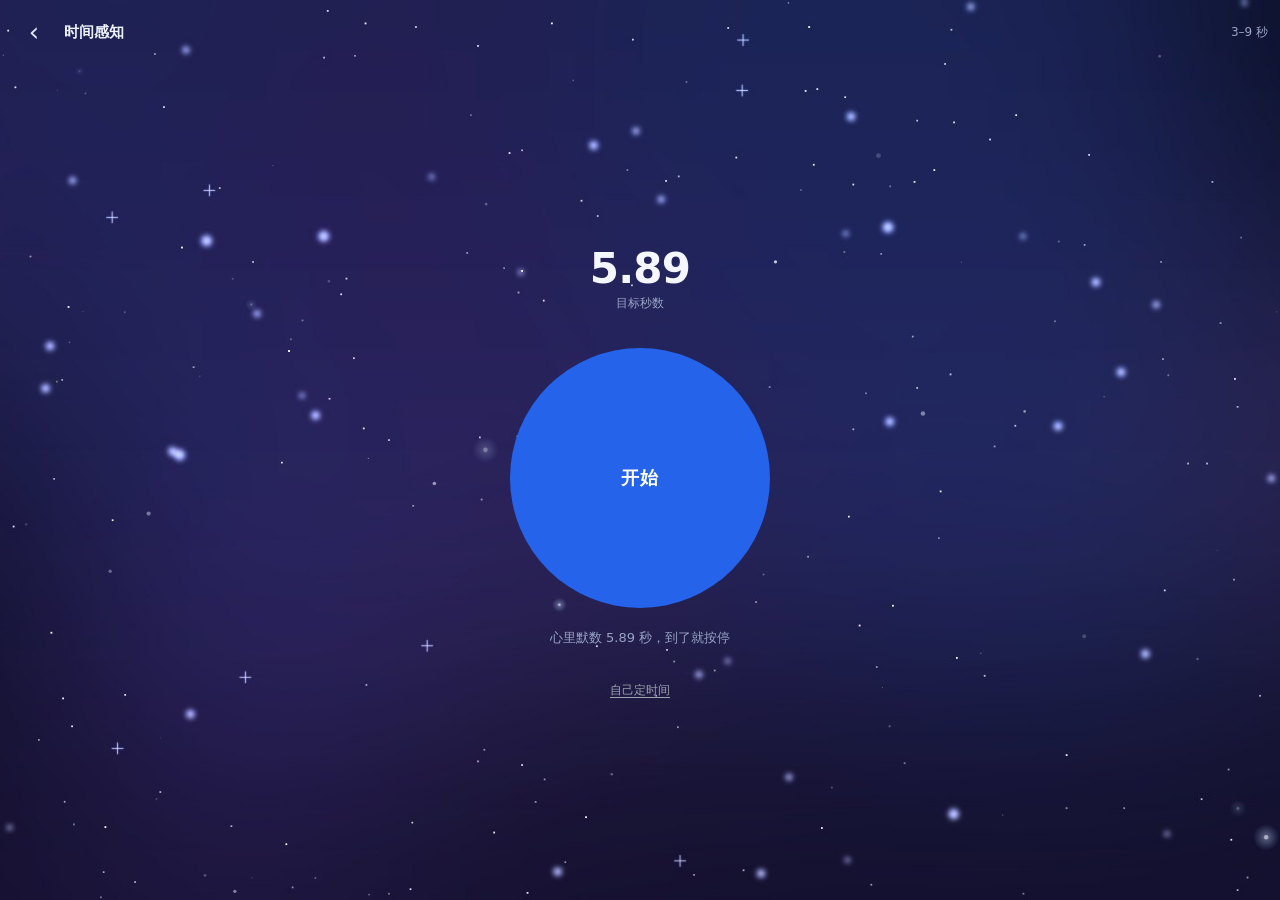
<file: g/time.html>
<!doctype html>
<html lang="zh-CN">
<head>
<meta charset="utf-8">
<meta name="viewport" content="width=device-width, initial-scale=1, viewport-fit=cover">
<meta name="theme-color" content="#080b1e">
<title>时间感知 · MINIGAME</title>
<link rel="icon" href="../assets/favicon.png">
<link rel="stylesheet" href="../css/style.css">
<style>
  /* 本页独有样式，随游戏一起放在这个文件里 */
  .stage {
    flex: 1;
    display: flex;
    flex-direction: column;
    min-height: 0;
  }

  .play-area {
    flex: 1;
    display: flex;
    flex-direction: column;
    align-items: center;
    justify-content: center;
    gap: 20px;
    padding: 0 20px;
    text-align: center;
  }

  .readout {
    display: flex;
    flex-direction: column;
    gap: 2px;
  }

  .readout[hidden] {
    display: none;
  }

  .readout b {
    font-size: 42px;
    font-weight: 750;
    letter-spacing: -0.02em;
    font-variant-numeric: tabular-nums;
  }

  .readout span {
    font-size: 12px;
    color: var(--muted);
  }

  .pad {
    display: flex;
    flex-direction: column;
    align-items: center;
    justify-content: center;
    width: min(64vw, 260px);
    aspect-ratio: 1;
    padding: 0;
    font-family: inherit;
    color: #fff;
    cursor: pointer;
    background: var(--primary);
    border: none;
    border-radius: 50%;
    touch-action: manipulation;
    -webkit-user-select: none;
    user-select: none;
    -webkit-tap-highlight-color: transparent;
    transition: transform 0.08s ease, background-color 0.18s ease, color 0.18s ease;
  }

  .pad:active {
    transform: scale(0.97);
  }

  .pad[data-mode="play"] {
    background: #111827;
  }

  .pad[data-mode="over"] {
    color: #64748b;
    background: #cbd5e1;
    pointer-events: none;
  }

  .pad-label {
    font-size: 18px;
    font-weight: 650;
    letter-spacing: 0.04em;
  }

  .hint {
    min-height: 1.6em;
    margin: 0;
    font-size: 13px;
    line-height: 1.6;
    color: var(--muted);
  }

  .readout span[hidden] {
    display: none;
  }

  /* 自己定时间 */
  .custom {
    display: flex;
    flex-direction: column;
    align-items: center;
    gap: 8px;
  }

  .custom[hidden] {
    display: none;
  }

  .custom-open {
    min-height: 44px;
    padding: 0 12px;
    font-family: inherit;
    font-size: 12px;
    color: #9ca3af;
    text-decoration: underline;
    text-underline-offset: 3px;
    cursor: pointer;
    background: none;
    border: none;
    touch-action: manipulation;
    -webkit-tap-highlight-color: transparent;
  }

  .custom-box {
    display: flex;
    align-items: center;
    gap: 8px;
  }

  .custom-box[hidden],
  .custom-back[hidden],
  .custom-err[hidden] {
    display: none;
  }

  .custom-input {
    width: 84px;
    height: 44px;
    padding: 0 8px;
    font-family: inherit;
    font-size: 15px;
    text-align: center;
    color: var(--text);
    background: #fff;
    border: 1px solid #d1d5db;
    border-radius: 10px;
    -webkit-appearance: none;
    appearance: none;
  }

  .custom-input:focus {
    border-color: var(--primary);
    outline: 2px solid rgba(37, 99, 235, 0.22);
    outline-offset: 1px;
  }

  .custom-unit {
    font-size: 12px;
    color: var(--muted);
  }

  .custom-ok {
    height: 44px;
    padding: 0 14px;
    font-family: inherit;
    font-size: 13px;
    font-weight: 650;
    color: #fff;
    cursor: pointer;
    background: var(--primary);
    border: none;
    border-radius: 10px;
    touch-action: manipulation;
    -webkit-tap-highlight-color: transparent;
  }

  .custom-ok:active {
    opacity: 0.9;
  }

  .custom-back {
    height: 44px;
    padding: 0 6px;
    font-family: inherit;
    font-size: 12px;
    color: #9ca3af;
    text-decoration: underline;
    text-underline-offset: 3px;
    cursor: pointer;
    background: none;
    border: none;
    touch-action: manipulation;
    -webkit-tap-highlight-color: transparent;
  }

  .custom-err {
    margin: 0;
    font-size: 11px;
    color: var(--danger);
  }

  .best {
    min-height: 1.2em;
    margin: 0;
    font-size: 12px;
    color: #9ca3af;
  }

  .best[hidden] {
    display: none;
  }

  /* 成绩贴纸，和手速测试共用两张图 */
  .pat {
    width: 84px;
    height: 84px;
    object-fit: contain;
    -webkit-user-drag: none;
    user-select: none;
  }

  .pat[hidden] {
    display: none;
  }

  .pat-pop {
    animation: pat-in 0.26s cubic-bezier(0.2, 0.9, 0.3, 1.2);
  }

  @keyframes pat-in {
    from { opacity: 0; transform: scale(0.82); }
    to   { opacity: 1; transform: none; }
  }

  .tail {
    padding: 0 24px calc(24px + env(safe-area-inset-bottom));
  }

  .retry {
    display: block;
    width: 100%;
    height: 48px;
    font-family: inherit;
    font-size: 15px;
    font-weight: 650;
    color: #fff;
    cursor: pointer;
    background: var(--primary);
    border: none;
    border-radius: 12px;
    touch-action: manipulation;
    -webkit-tap-highlight-color: transparent;
  }

  .retry:active {
    opacity: 0.9;
  }

  .retry[hidden] {
    display: none;
  }

  /* 彩蛋：宝宝巴士回来的弹窗 */
  .baby-img {
    display: block;
    width: 104px;
    height: auto;
    margin: 0 auto 12px;
    -webkit-user-drag: none;
    user-select: none;
  }

  .baby .dialog-title {
    margin-bottom: 18px;
    color: var(--text);
  }

  .baby-close {
    width: 100%;
    height: 44px;
    font-family: inherit;
    font-size: 15px;
    font-weight: 650;
    color: #fff;
    cursor: pointer;
    background: var(--primary);
    border: none;
    border-radius: 10px;
    touch-action: manipulation;
    -webkit-tap-highlight-color: transparent;
  }

  .baby-close:active {
    opacity: 0.9;
  }

  @media (prefers-reduced-motion: reduce) {
    .pad { transition: none; }
    .pat-pop { animation: none; }
  }
</style>
</head>
<body class="game-body">

  <header class="game-head">
    <a class="back" href="../home.html" aria-label="返回目录">‹</a>
    <span class="game-title">时间感知</span>
    <span class="game-sub">3–9 秒</span>
  </header>

  <main class="stage">
    <div class="play-area">
      <p class="readout" id="readout">
        <b id="value">—</b>
        <span id="meta">目标秒数</span>
        <span id="sub" hidden></span>
      </p>

      <button class="pad" id="pad" type="button" data-mode="idle" aria-label="开始">
        <span class="pad-label" id="label">开始</span>
      </button>

      <p class="hint" id="hint"></p>

      <div class="custom" id="custom">
        <button class="custom-open" id="customOpen" type="button">自己定时间</button>
        <div class="custom-box" id="customBox" hidden>
          <input class="custom-input" id="customInput" type="text" inputmode="decimal"
                 autocomplete="off" placeholder="10" aria-label="自定义秒数">
          <span class="custom-unit">秒</span>
          <button class="custom-ok" id="customOk" type="button">用这个</button>
          <button class="custom-back" id="customBack" type="button" hidden>恢复随机</button>
        </div>
        <p class="custom-err" id="customErr" hidden></p>
      </div>

      <p class="best" id="best" hidden></p>

      <img class="pat" id="pat" src="../assets/pat-1.png" alt="" hidden>
    </div>

    <div class="tail">
      <button class="retry" id="retry" type="button" hidden>重新测试</button>
    </div>
  </main>

  <div class="overlay baby" id="babyDlg" hidden>
    <div class="dialog" role="alertdialog" aria-modal="true" aria-labelledby="babyTitle">
      <img class="baby-img" src="../assets/baby-pat.png" alt="">
      <p class="dialog-title" id="babyTitle">宝宝快把手机还给家长</p>
      <button class="baby-close" id="babyClose" type="button">知道了</button>
    </div>
  </div>

  <script>
  (function () {
    'use strict';

    /* ============================================================
       可调参数
       测试或临时改规则时，在本脚本之前定义 window.GAME_CONFIG 即可，
       例如 { eggRate: 1 } 让每局都抽到 9.178 秒。
       ============================================================ */

    var MIN_TARGET = 3.00;          /* 普通目标下限（秒） */
    var MAX_TARGET = 9.17;          /* 普通目标上限（秒） */
    var EGG_TARGET = 9.178;         /* 彩蛋目标（秒，三位小数） */
    var EGG_RATE = 0.09178;         /* 抽中彩蛋目标的概率 9.178% */

    var BEST_KEY = 'time.best.rel'; /* 个人最佳：最小相对误差（%） */

    /* 彩蛋：连续几局误差超过阈值，直接送去宝宝巴士 */
    var BABY_RATE = 50;
    var BABY_RUNS = 3;
    var BABY_URL = 'https://www.iqiyi.com/so/q_%E5%AE%9D%E5%AE%9D%E5%B7%B4%E5%A3%AB%E5%8A%A8%E7%94%BB%E7%89%87%E5%85%A8%E9%9B%86';
    /* 手机上 www.iqiyi.com/so/... 会被重定向到 iQiyi 首页，得用移动版搜索地址；
       参数名是 key 不是 q，用 q 会渲染成「数据获取失败」 */
    var BABY_URL_MOBILE = 'https://m.iqiyi.com/search.html?key=' +
                          encodeURIComponent('宝宝巴士动画片全集');
    var BABY_KEY = 'time.baby.hit';
    var BABY_DELAY = 1200;          /* 结算先露个脸，再跳走 */

    function cfg(key, def) {
      var c = window.GAME_CONFIG || {};
      return typeof c[key] === 'number' ? c[key] : def;
    }

    /* 测试用：?t=6 把目标钉死在 6 秒，方便验时序 */
    var TEST_TARGET = 0;

    try {
      var tm = /[?&]t=([\d.]+)/.exec(String(window.location.search || ''));
      if (tm) {
        TEST_TARGET = parseFloat(tm[1]);
      }
    } catch (err) {
      TEST_TARGET = 0;
    }

    /* ---------- DOM ---------- */

    var pad = document.getElementById('pad');
    var labelEl = document.getElementById('label');
    var readoutEl = document.getElementById('readout');
    var valueEl = document.getElementById('value');
    var metaEl = document.getElementById('meta');
    var subEl = document.getElementById('sub');
    var hintEl = document.getElementById('hint');
    var bestEl = document.getElementById('best');
    var retryEl = document.getElementById('retry');
    var patEl = document.getElementById('pat');

    var customEl = document.getElementById('custom');
    var customOpen = document.getElementById('customOpen');
    var customBox = document.getElementById('customBox');
    var customInput = document.getElementById('customInput');
    var customOk = document.getElementById('customOk');
    var customBack = document.getElementById('customBack');
    var customErr = document.getElementById('customErr');

    var babyDlg = document.getElementById('babyDlg');
    var babyClose = document.getElementById('babyClose');

    /* ---------- 状态 ---------- */

    var mode = 'idle';              /* idle | play | over */
    var target = { ms: 0, text: '' };
    var startedAt = 0;
    var customMs = 0;               /* 0 = 用随机目标 */
    var badStreak = 0;              /* 连续几局误差超 50% */

    /* ---------- 目标秒数 ---------- */

    function fixedTarget() {
      var fixed = cfg('fixedTarget', 0);
      return fixed > 0 ? fixed : 0;
    }

    /* 秒数显示：两位小数够用就两位，否则三位 */
    function fmtSec(v) {
      var s2 = v.toFixed(2);
      return Math.abs(parseFloat(s2) - v) < 1e-6 ? s2 : v.toFixed(3);
    }

    function pickTarget() {
      /* 手动定过就用手动的，不参与随机和彩蛋 */
      if (customMs > 0) {
        return { ms: customMs, text: fmtSec(customMs / 1000) };
      }

      var fixed = TEST_TARGET || fixedTarget();

      if (fixed) {
        return { ms: Math.round(fixed * 1000), text: String(fixed) };
      }

      if (Math.random() < cfg('eggRate', EGG_RATE)) {
        return { ms: Math.round(EGG_TARGET * 1000), text: EGG_TARGET.toFixed(3) };
      }

      var lo = cfg('minTarget', MIN_TARGET);
      var hi = cfg('maxTarget', MAX_TARGET);
      var v = Math.round((lo + Math.random() * (hi - lo)) * 100) / 100;

      return { ms: Math.round(v * 1000), text: v.toFixed(2) };
    }

    /* ---------- 个人最佳 ---------- */

    function readBest() {
      try {
        var v = parseFloat(window.localStorage.getItem(BEST_KEY));
        return isFinite(v) && v > 0 ? v : 0;
      } catch (err) {
        return 0;
      }
    }

    function writeBest(v) {
      try {
        window.localStorage.setItem(BEST_KEY, String(v));
      } catch (err) {
        /* 存不进去就不显示，不影响玩 */
      }
    }

    /* ---------- 判档（按相对误差百分比） ---------- */

    function evaluate(rel) {
      if (rel <= 0.5) {
        return { text: '检测到非人类操作，请重新验证', sticker: '' };
      }
      if (rel <= 1.9) {
        return { text: '呦呵，蒙的挺准', sticker: 'pat-3' };
      }
      if (rel <= 4) {
        return { text: '正常人类水平', sticker: 'pat-1' };
      }
      if (rel <= 8) {
        return { text: '拉完了', sticker: 'pat-2' };
      }
      return { text: '你数的是 ' + target.text + ' 秒吗', sticker: 'pat-2' };
    }

    function showSticker(name) {
      if (!name) {
        patEl.hidden = true;
        return;
      }

      patEl.src = '../assets/' + name + '.png';
      patEl.hidden = false;
      patEl.classList.remove('pat-pop');
      void patEl.offsetWidth;
      patEl.classList.add('pat-pop');
    }

    /* ---------- 三段状态 ---------- */

    function resetIdle() {
      mode = 'idle';
      target = pickTarget();

      readoutEl.hidden = false;
      valueEl.textContent = target.text;
      metaEl.textContent = '目标秒数';
      subEl.hidden = true;
      hintEl.textContent = '心里默数 ' + target.text + ' 秒，到了就按停';

      labelEl.textContent = '开始';
      pad.dataset.mode = 'idle';
      pad.setAttribute('aria-label', '开始');

      customEl.hidden = false;
      retryEl.hidden = true;
      patEl.hidden = true;
      bestEl.hidden = true;
    }

    function start() {
      mode = 'play';
      startedAt = performance.now();

      /* 计时期间屏幕上不留任何数字 */
      readoutEl.hidden = true;
      hintEl.textContent = '数到 ' + target.text + ' 秒就按';
      bestEl.hidden = true;
      customEl.hidden = true;

      labelEl.textContent = '按停';
      pad.dataset.mode = 'play';
      pad.setAttribute('aria-label', '按停');

      retryEl.hidden = true;
      patEl.hidden = true;
    }

    function stop() {
      var used = performance.now() - startedAt;
      var err = used - target.ms;
      var rel = Math.abs(err) / target.ms * 100;
      var grade = evaluate(rel);

      mode = 'over';

      readoutEl.hidden = false;
      valueEl.textContent = (err < 0 ? '-' : '+') + (Math.abs(err) / 1000).toFixed(3);
      metaEl.textContent = '目标 ' + target.text + ' 秒';
      subEl.hidden = false;
      subEl.textContent = '你按了 ' + (used / 1000).toFixed(3) + ' 秒 · ' +
                          (err < 0 ? '快了 ' : '慢了 ') + rel.toFixed(2) + '%';
      hintEl.textContent = grade.text;

      labelEl.textContent = '结束';
      pad.dataset.mode = 'over';
      pad.setAttribute('aria-label', '已结束');

      showSticker(grade.sticker);

      /* 个人最佳：按相对误差记，不同目标之间可以比 */
      var best = readBest();
      var isNew = !best || rel < best;

      if (isNew) {
        writeBest(rel);
        best = rel;
      }

      bestEl.hidden = false;
      bestEl.textContent = '个人最佳 ' + best.toFixed(2) + '%' + (isNew ? '（新纪录）' : '');

      retryEl.hidden = false;

      /* 连续几局离谱就送去宝宝巴士 */
      if (rel > cfg('badRate', BABY_RATE)) {
        badStreak += 1;
      } else {
        badStreak = 0;
      }

      if (badStreak >= cfg('badRuns', BABY_RUNS)) {
        badStreak = 0;
        goBabyBus();
      }
    }

    /* ---------- 彩蛋：宝宝巴士 ---------- */

    function goBabyBus() {
      try {
        window.sessionStorage.setItem(BABY_KEY, '1');
      } catch (err) {
        /* 存不进去也要跳 */
      }

      /* badUrl / badUrlMobile 只在调试时用得上，正式按设备选地址 */
      var c = window.GAME_CONFIG || {};
      var mobile = isMobile();
      var fallback = mobile ? BABY_URL_MOBILE : BABY_URL;
      var url = typeof c[mobile ? 'badUrlMobile' : 'badUrl'] === 'string'
        ? c[mobile ? 'badUrlMobile' : 'badUrl']
        : fallback;

      window.setTimeout(function () {
        window.location.href = url;
      }, BABY_DELAY);
    }

    function isMobile() {
      var ua = window.navigator.userAgent || '';

      if (/Android|iPhone|iPad|iPod|Windows Phone|HarmonyOS|Mobile/i.test(ua)) {
        return true;
      }

      /* 触屏 + 窄屏：平板、手机桌面模式都算 */
      var coarse = window.matchMedia && window.matchMedia('(pointer: coarse)').matches;
      var narrow = window.matchMedia && window.matchMedia('(max-width: 820px)').matches;

      return !!(coarse && narrow);
    }

    function checkBabyReturn() {
      var hit = false;

      try {
        hit = window.sessionStorage.getItem(BABY_KEY) === '1';
      } catch (err) {
        return;
      }

      if (!hit) {
        return;
      }

      try {
        window.sessionStorage.removeItem(BABY_KEY);
      } catch (err) {
        /* 忽略 */
      }

      babyDlg.hidden = false;
    }

    babyClose.addEventListener('pointerdown', function (event) {
      event.preventDefault();
      babyDlg.hidden = true;
    });

    /* 点暗色背景也能关 */
    babyDlg.addEventListener('pointerdown', function (event) {
      if (event.target === babyDlg) {
        babyDlg.hidden = true;
      }
    });

    /* 从宝宝巴士点回来时可能命中 bfcache，页面不会重新加载，只能靠 pageshow */
    window.addEventListener('pageshow', checkBabyReturn);

    /* ---------- 自己定时间 ---------- */

    function applyCustom() {
      var raw = String(customInput.value || '').trim().replace(/,/g, '.');
      var v = parseFloat(raw);

      if (!isFinite(v) || v < 0.5 || v > 120) {
        customErr.textContent = '填 0.5 到 120 之间的秒数';
        customErr.hidden = false;
        return;
      }

      customMs = Math.round(v * 1000);
      customErr.hidden = true;
      customBack.hidden = false;
      customInput.value = fmtSec(customMs / 1000);
      resetIdle();
    }

    customOpen.addEventListener('pointerdown', function (event) {
      event.preventDefault();

      customBox.hidden = false;
      customOpen.hidden = true;
      customErr.hidden = true;
      customBack.hidden = !customMs;
      customInput.value = customMs ? fmtSec(customMs / 1000) : '';

      try {
        customInput.focus();
      } catch (err) {
        /* 忽略 */
      }
    });

    customOk.addEventListener('pointerdown', function (event) {
      event.preventDefault();
      applyCustom();
    });

    customInput.addEventListener('keydown', function (event) {
      if (event.key === 'Enter') {
        event.preventDefault();
        applyCustom();
      }
    });

    customBack.addEventListener('pointerdown', function (event) {
      event.preventDefault();

      customMs = 0;
      customInput.value = '';
      customBack.hidden = true;
      customBox.hidden = true;
      customOpen.hidden = false;
      customErr.hidden = true;
      resetIdle();
    });

    /* ---------- 交互 ---------- */

    pad.addEventListener('pointerdown', function (event) {
      event.preventDefault();

      if (mode === 'idle') {
        start();
        return;
      }

      if (mode === 'play') {
        stop();
      }
    });

    /* 手机上长按按钮会弹菜单，挡掉 */
    pad.addEventListener('contextmenu', function (event) {
      event.preventDefault();
    });

    retryEl.addEventListener('pointerdown', function (event) {
      event.preventDefault();

      if (mode === 'over') {
        resetIdle();
      }
    });

    resetIdle();
    checkBabyReturn();
  })();
  </script>

  <script src="../js/starfield.js"></script>
  <script>
  /* 三个整活脚本放到 load 之后再拉，先让首屏出来 */
  (function () {
    function pull() {
      ['prank.js', 'roji.js', 'manager.js'].forEach(function (name) {
        var s = document.createElement('script');
        s.src = '../js/' + name;
        document.body.appendChild(s);
      });
    }
    if (document.readyState === 'complete') { pull(); }
    else { window.addEventListener('load', pull); }
  })();
  </script>
  <script src="../js/egg.js"></script>

</body>
</html>
</file>
<file: css/style.css>
/* ============================================================
   全站样式
   - .gate-*  → index.html 的人机验证页
   - .home-body → home.html 的纯黑留空页
   ============================================================ */

:root {
  --bg: #f4f5f7;
  --card: #ffffff;
  --line: #e5e7eb;
  --text: #14171c;
  --muted: #6b7280;
  --primary: #2563eb;
  --primary-dark: #1d4ed8;
  --danger: #dc2626;
  --radius: 14px;
}

*,
*::before,
*::after {
  box-sizing: border-box;
}

html,
body {
  height: 100%;
}

/* 星空皮肤：铺在 html 上，游戏页的白色 .game-body 会盖住它 */
html {
  background: #080b1e url("../assets/sky.jpg") center top / cover no-repeat fixed;
}

body {
  margin: 0;
  font-family: system-ui, -apple-system, "Segoe UI", "Microsoft YaHei", sans-serif;
  color: var(--text);
  background: transparent;
  -webkit-font-smoothing: antialiased;
  text-rendering: optimizeLegibility;
}

/* 鼠标换成小星星（触屏设备上没有光标，不影响） */
* {
  cursor: url("../assets/cursor-star.png") 16 16, auto !important;
}

/* 星空画布：铺满视口，压在内容下面，不接收点击 */
.starfield {
  position: fixed;
  inset: 0;
  z-index: -1;
  display: block;
  width: 100%;
  height: 100%;
  pointer-events: none;
}

/* ---------- 验证页 ---------- */

.gate-body {
  display: flex;
  align-items: center;
  justify-content: center;
  padding: 24px;
}

.gate {
  width: 100%;
  max-width: 440px;
  padding: 26px 26px 20px;
  background: var(--card);
  border: 1px solid var(--line);
  border-radius: var(--radius);
  box-shadow: 0 12px 32px rgba(16, 24, 40, 0.07);
}

.gate-head {
  display: flex;
  align-items: center;
  justify-content: space-between;
  gap: 12px;
  margin-bottom: 22px;
}

.gate-badge {
  display: inline-block;
  padding: 3px 9px;
  font-size: 12px;
  font-weight: 600;
  letter-spacing: 0.02em;
  color: var(--primary);
  background: #eff4ff;
  border-radius: 999px;
}

.gate-step {
  font-size: 12px;
  color: var(--muted);
}

.gate-title {
  margin: 0 0 8px;
  font-size: 21px;
  font-weight: 650;
  letter-spacing: -0.01em;
}

.gate-sub {
  margin: 0 0 22px;
  font-size: 14px;
  line-height: 1.6;
  color: var(--muted);
}

.gate-question {
  padding: 18px;
  background: #fafbfc;
  border: 1px solid var(--line);
  border-radius: 10px;
}

.gate-q {
  display: block;
  margin-bottom: 14px;
  font-size: 15px;
  font-weight: 550;
}

.gate-actions {
  display: flex;
  gap: 10px;
}

.btn {
  flex: 1;
  padding: 10px 16px;
  font-family: inherit;
  font-size: 15px;
  font-weight: 550;
  color: var(--text);
  cursor: pointer;
  background: #fff;
  border: 1px solid #d1d5db;
  border-radius: 8px;
  transition: background-color 0.15s ease, border-color 0.15s ease, color 0.15s ease;
}

.btn:hover:not(:disabled) {
  background: #f3f4f6;
  border-color: #9ca3af;
}

.btn:active:not(:disabled) {
  transform: translateY(1px);
}

/* 「是 / 不是」平时是白底，只有鼠标悬停或手指按上去才变蓝 */
.gate-actions .btn:hover:not(:disabled),
.gate-actions .btn:active:not(:disabled) {
  color: #fff;
  background: var(--primary);
  border-color: var(--primary);
}

.btn:focus-visible {
  outline: 2px solid var(--primary);
  outline-offset: 2px;
}

.btn:disabled {
  cursor: not-allowed;
  opacity: 0.55;
}

/* ---------- 「不是」的弹窗 ---------- */

.overlay {
  position: fixed;
  inset: 0;
  display: flex;
  align-items: center;
  justify-content: center;
  padding: 24px;
  background: rgba(15, 18, 22, 0.55);
  backdrop-filter: blur(2px);
  animation: fade-in 0.18s ease-out;
}

.overlay[hidden] {
  display: none;
}

.dialog {
  width: 100%;
  max-width: 380px;
  padding: 26px 24px 22px;
  background: #fff;
  border-radius: 12px;
  box-shadow: 0 20px 50px rgba(0, 0, 0, 0.25);
  animation: pop-in 0.22s cubic-bezier(0.2, 0.9, 0.3, 1.2);
  text-align: center;
}

.dialog-title {
  margin: 0 0 10px;
  font-size: 17px;
  font-weight: 650;
  line-height: 1.5;
  color: var(--danger);
}

.dialog-count {
  margin: 0 0 16px;
  font-size: 13px;
  color: var(--muted);
}

.dialog-count b {
  display: inline-block;
  min-width: 1em;
  font-size: 15px;
  color: var(--text);
}

.dialog-bar {
  height: 4px;
  overflow: hidden;
  background: #eef0f3;
  border-radius: 999px;
}

.dialog-bar i {
  display: block;
  width: 0;
  height: 100%;
  background: var(--danger);
  border-radius: inherit;
  transition: width 1s linear;
}

@keyframes fade-in {
  from { opacity: 0; }
  to   { opacity: 1; }
}

@keyframes pop-in {
  from { opacity: 0; transform: translateY(8px) scale(0.97); }
  to   { opacity: 1; transform: none; }
}

/* ============================================================
   首页：游戏目录
   ============================================================ */

.home-body {
  background: transparent;
}

.site-head {
  display: flex;
  align-items: center;
  justify-content: space-between;
  gap: 12px;
  max-width: 1080px;
  margin: 0 auto;
  padding: 18px 20px 14px;
}

.brand {
  font-size: 15px;
  font-weight: 800;
  letter-spacing: 0.14em;
  color: #eef2ff;
  text-decoration: none;
}

.site-status {
  display: inline-flex;
  align-items: center;
  gap: 6px;
  font-size: 12px;
  color: #4ade80;
}

.site-status i {
  width: 6px;
  height: 6px;
  background: #22c55e;
  border-radius: 50%;
  box-shadow: 0 0 0 3px rgba(34, 197, 94, 0.18);
}

.wrap {
  max-width: 1080px;
  margin: 0 auto;
  padding: 6px 20px 48px;
}

.intro h1 {
  margin: 6px 0 8px;
  font-size: 28px;
  font-weight: 750;
  letter-spacing: -0.015em;
  color: #f4f7ff;
}

.intro p {
  margin: 0 0 26px;
  font-size: 14px;
  line-height: 1.6;
  color: #a9b4d2;
}

.grid {
  display: grid;
  grid-template-columns: repeat(2, 1fr);
  gap: 14px;
}

@media (min-width: 620px) {
  .grid { grid-template-columns: repeat(3, 1fr); }
}

@media (min-width: 900px) {
  .grid { grid-template-columns: repeat(4, 1fr); }
}

.card {
  display: flex;
  flex-direction: column;
  overflow: hidden;
  color: inherit;
  text-decoration: none;
  background: var(--card);
  border: 1px solid var(--line);
  border-radius: 14px;
  transition: transform 0.16s ease, box-shadow 0.16s ease;
}

a.card:hover {
  transform: translateY(-2px);
  box-shadow: 0 10px 24px rgba(16, 24, 40, 0.08);
}

a.card:active {
  transform: none;
}

.card-cover {
  display: flex;
  align-items: center;
  justify-content: center;
  aspect-ratio: 16 / 10;
  font-size: 34px;
  line-height: 1;
}

.cover-1 { background: linear-gradient(135deg, #e0edff, #c7dcff); }
.cover-2 { background: linear-gradient(135deg, #d8f3ee, #bfe9e1); }
.cover-3 { background: linear-gradient(135deg, #e8e2ff, #d6ccff); }
.cover-4 { background: linear-gradient(135deg, #ffe8d6, #ffd6b3); }
.cover-5 { background: linear-gradient(135deg, #ffe0ec, #ffc9dd); }
.cover-6 { background: linear-gradient(135deg, #dff5e1, #c3ecc7); }
.cover-7 { background: linear-gradient(135deg, #e2e8f0, #cbd5e1); }
.cover-8 { background: linear-gradient(135deg, #fef3c7, #fde68a); }
.cover-9 { background: linear-gradient(135deg, #e6f7cd, #cdee9d); }
.cover-10 { background: linear-gradient(135deg, #d6f2ff, #b3e4fb); }
.cover-11 { background: linear-gradient(135deg, #ffe3f1, #ffc6e2); }

.card-body {
  padding: 12px 14px 14px;
}

.card-body h2 {
  margin: 0 0 4px;
  font-size: 15px;
  font-weight: 650;
}

.card-body p {
  margin: 0 0 10px;
  font-size: 12.5px;
  line-height: 1.45;
  color: var(--muted);
}

.tag {
  display: inline-block;
  padding: 2px 8px;
  font-size: 11px;
  color: #6b7280;
  background: #f1f3f5;
  border-radius: 999px;
}

.tag-live {
  color: #15803d;
  background: #e8f5ec;
}

/* 维护中的卡：不整卡半透明（深色星空会从卡片里透上来），改成内容变灰 */
.card-off {
  background: #f8f9fc;
}

.card-off .card-cover {
  opacity: 0.45;
}

.card-off .card-body h2 {
  color: #7b8398;
}

.card-off .card-body p {
  color: #9aa1b3;
}

.card-off .tag {
  color: #9aa1b3;
  background: #eef0f5;
}

.site-foot {
  max-width: 1080px;
  margin: 0 auto;
  padding: 26px 20px calc(28px + env(safe-area-inset-bottom));
  font-size: 12px;
  color: #8e9ac0;
  text-align: center;
}

/* ============================================================
   游戏页通用外壳（每个游戏共用）
   ============================================================ */

.game-body {
  display: flex;
  flex-direction: column;
  min-height: 100vh;
  min-height: 100dvh;
  background: transparent;
  color: #e8ecff;
  overscroll-behavior: none;
}

/* 深色皮肤下的游戏页文字（各页自己的 .hint / .readout 都在这层被压过） */
.game-body .game-title {
  color: #eef2ff;
}

.game-body .back {
  color: #dfe6ff;
}

.game-body .back:active {
  background: rgba(255, 255, 255, 0.08);
}

.game-body .game-sub {
  color: #98a3c6;
}

.game-body .readout b {
  color: #f4f7ff;
}

.game-body .readout span {
  color: #98a3c6;
}

.game-body .hint {
  color: #98a3c6;
}

.game-body .best {
  color: #8e9ac0;
}

/* 精准点击的棋盘：原来是浅灰块，深色下改成半透明玻璃 */
.game-body .board {
  background: rgba(255, 255, 255, 0.05);
  border-color: rgba(255, 255, 255, 0.16);
}

.game-head {
  display: flex;
  align-items: center;
  gap: 8px;
  padding: 10px 12px;
  padding-top: calc(10px + env(safe-area-inset-top));
}

.back {
  display: flex;
  align-items: center;
  justify-content: center;
  width: 44px;
  height: 44px;
  font-size: 26px;
  line-height: 1;
  color: var(--text);
  text-decoration: none;
  border-radius: 12px;
}

.back:active {
  background: #f1f3f5;
}

.game-title {
  font-size: 15px;
  font-weight: 650;
}

.game-sub {
  margin-left: auto;
  font-size: 12px;
  color: var(--muted);
}

@media (prefers-reduced-motion: reduce) {
  .card {
    transition: none;
  }
}

@media (prefers-reduced-motion: reduce) {
  .overlay,
  .dialog,
  .dialog-bar i {
    animation: none;
    transition: none;
  }
}
</file>
